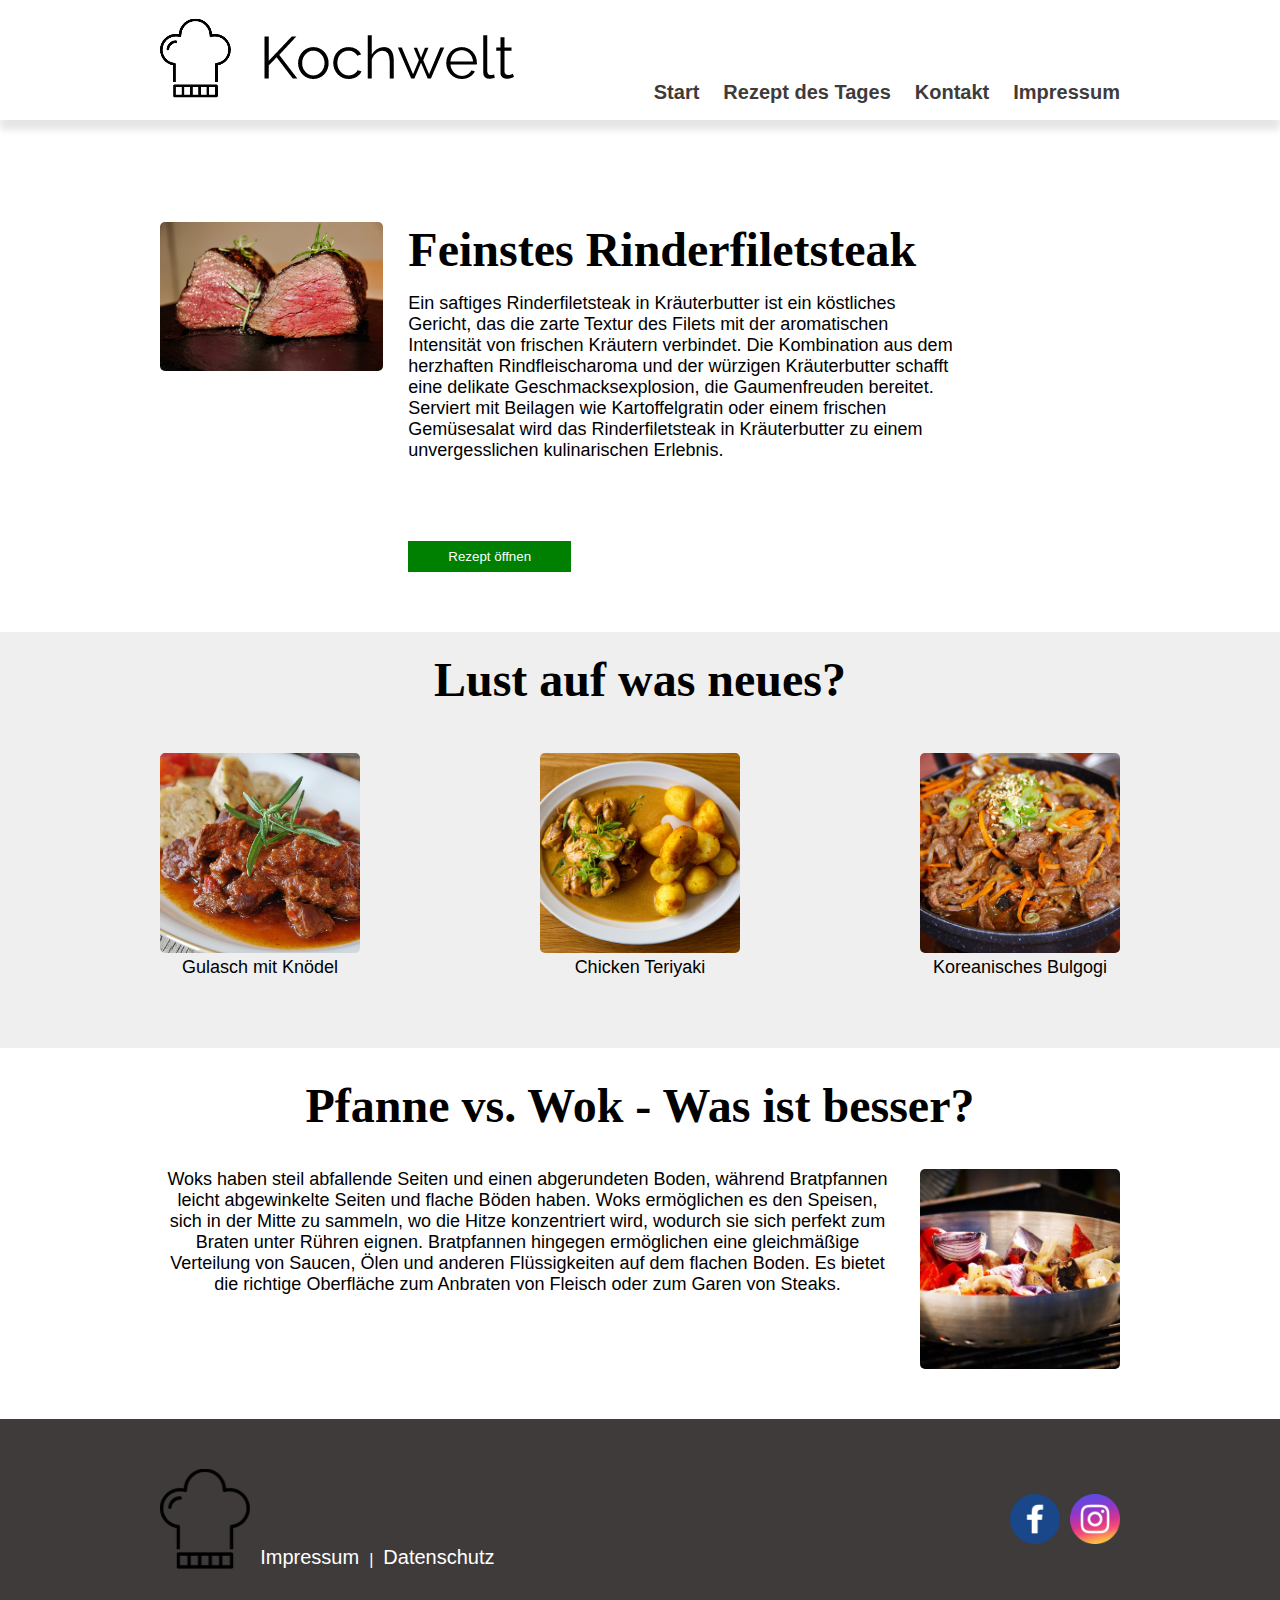
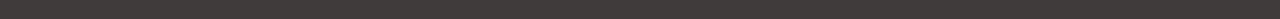
<file: index.html>
<!DOCTYPE html>
<html lang="en">
  <head>
    <meta charset="UTF-8" />
    <meta name="viewport" content="width=device-width, initial-scale=1.0" />
    <title>Kochwelt</title>
    <link rel="stylesheet" href="./css/pstyle.css" />
    <link rel="stylesheet" href="./css/head.css" />
    <link rel="stylesheet" href="./css/foot.css" />    
    <script
      type="text/javascript"
      data-cmp-ab="1"
      src="https://cdn.consentmanager.net/delivery/autoblocking/27cb5fc6c1926.js"
      data-cmp-host="c.delivery.consentmanager.net"
      data-cmp-cdn="cdn.consentmanager.net"
      data-cmp-codesrc="0"
    ></script>
    <script src="./js/script.js"></script>
    <link rel="icon" type="image/x-icon" href="./img/logo_small.png" />
  </head>
  <body onload="includeHTML()">
    <header w3-include-html="./templates/header.html"></header>
    <div class="first-section">
      <div class="salad">
        <img src="./img/steak.jpg" />
      </div>
      <div class="salad-text">
        <h1>Feinstes Rinderfiletsteak</h1>
        <p>
          Ein saftiges Rinderfiletsteak in Kräuterbutter ist ein köstliches
          Gericht, das die zarte Textur des Filets mit der aromatischen
          Intensität von frischen Kräutern verbindet. Die Kombination aus dem
          herzhaften Rindfleischaroma und der würzigen Kräuterbutter schafft
          eine delikate Geschmacksexplosion, die Gaumenfreuden bereitet.
          Serviert mit Beilagen wie Kartoffelgratin oder einem frischen
          Gemüsesalat wird das Rinderfiletsteak in Kräuterbutter zu einem
          unvergesslichen kulinarischen Erlebnis.
        </p>
        <a href="./steak.html"><button>Rezept öffnen</button></a>
      </div>
    </div>
    <div class="second-section">
      <h1 class="recipe-section">Lust auf was neues?</h1>
      <div class="recipe">
        <div class="recipe-one">
          <a href="./rezept_gulaschb.html"
            ><img class="img-recipes" src="./img/gulasch.jpg"
          /></a>
          <a href="./rezept_gulaschb.html" class="foodlink"
            ><p>Gulasch mit Knödel</p></a
          >
        </div>
        <div class="recipe-one">
          <a href="./rezept_chicken.html"
            ><img class="img-recipes" src="./img/chicken-teriyaki.jpg"
          /></a>
          <a href="./rezept_chicken.html" class="foodlink"
            ><p>Chicken Teriyaki</p></a
          >
        </div>
        <div class="recipe-one">
          <a href="rezept.html"
            ><img class="img-recipes" src="./img/bulgogi.jpg"
          /></a>
          <a href="rezept.html" class="foodlink"><p>Koreanisches Bulgogi</p></a>
        </div>
      </div>
    </div>
    <div class="third-section">
      <h1 class="wok">Pfanne vs. Wok - Was ist besser?</h1>
      <div class="difference">
        <p>
          Woks haben steil abfallende Seiten und einen abgerundeten Boden,
          während Bratpfannen leicht abgewinkelte Seiten und flache Böden haben.
          Woks ermöglichen es den Speisen, sich in der Mitte zu sammeln, wo die
          Hitze konzentriert wird, wodurch sie sich perfekt zum Braten unter
          Rühren eignen. Bratpfannen hingegen ermöglichen eine gleichmäßige
          Verteilung von Saucen, Ölen und anderen Flüssigkeiten auf dem flachen
          Boden. Es bietet die richtige Oberfläche zum Anbraten von Fleisch oder
          zum Garen von Steaks.
        </p>
        <img src="img/wok.jpg" />
      </div>
    </div>
    <footer w3-include-html="./templates/footer.html"></footer>
  </body>
</html>
</file>
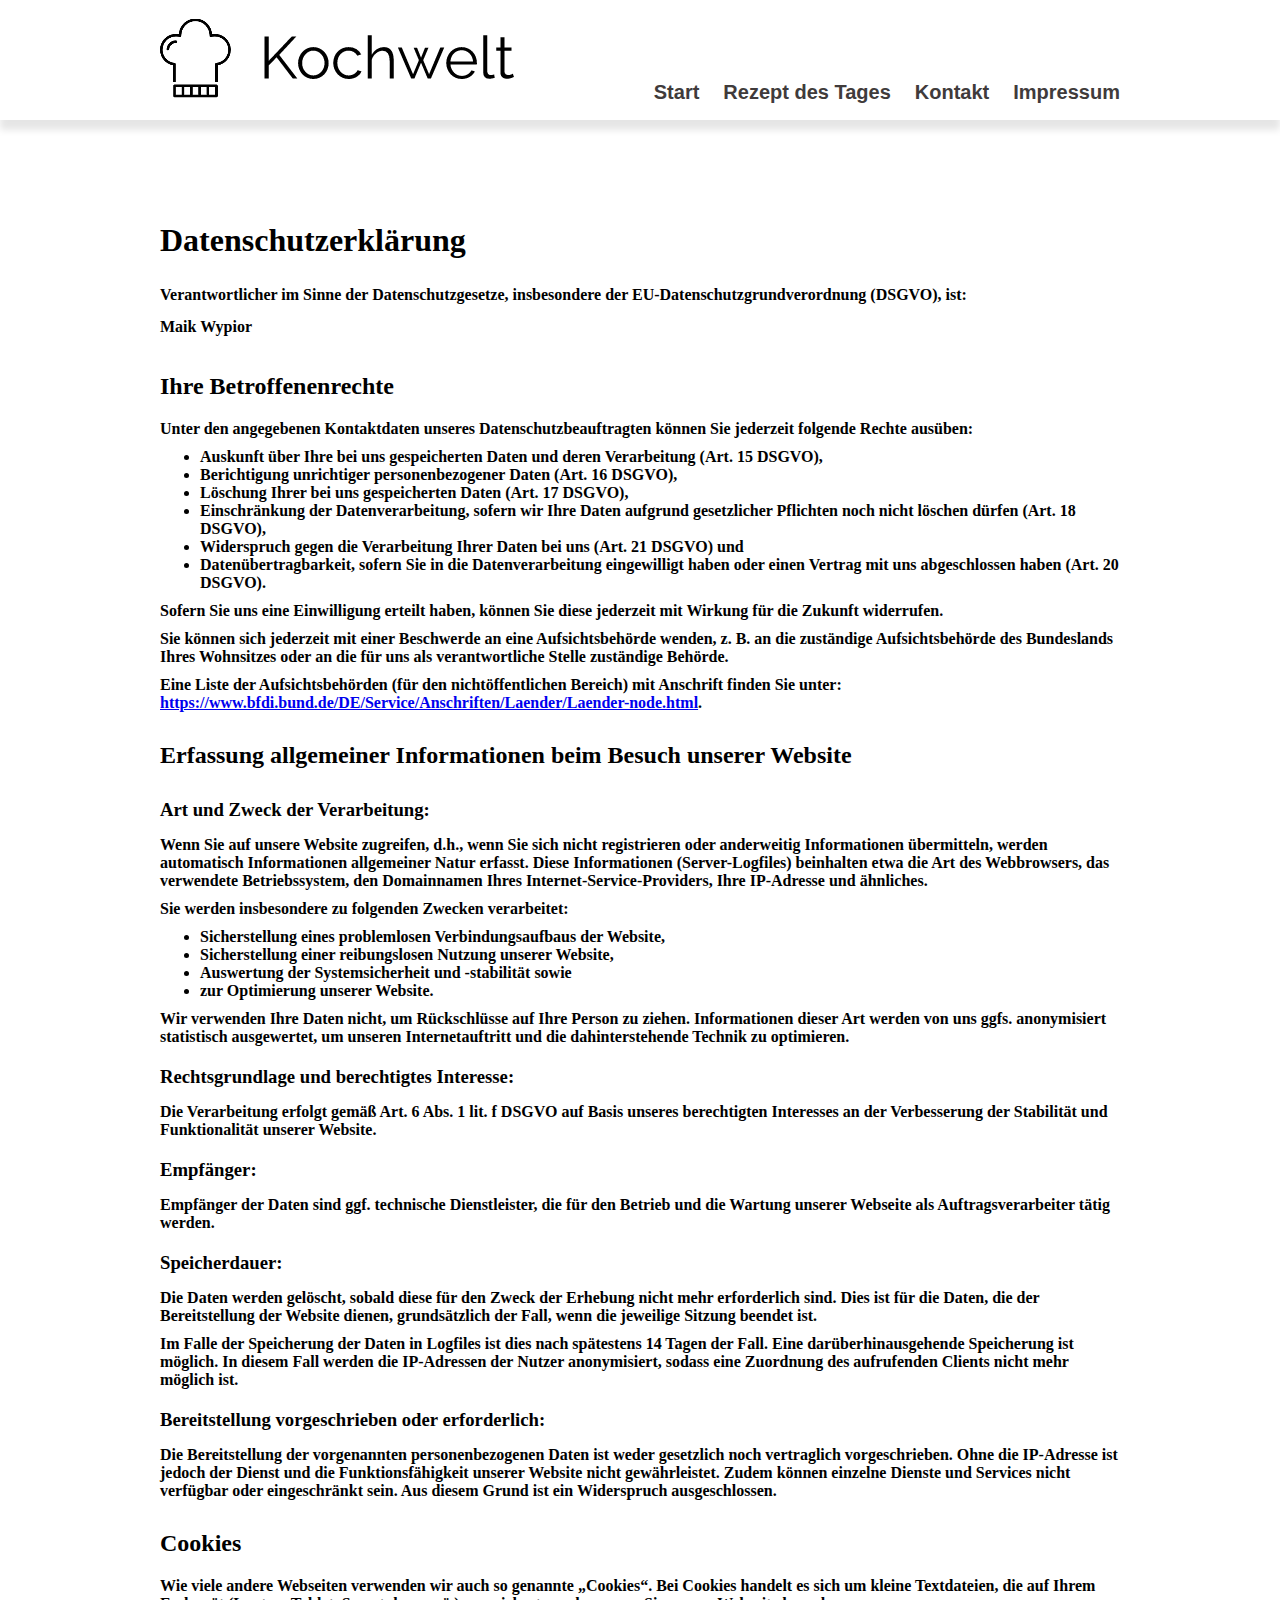
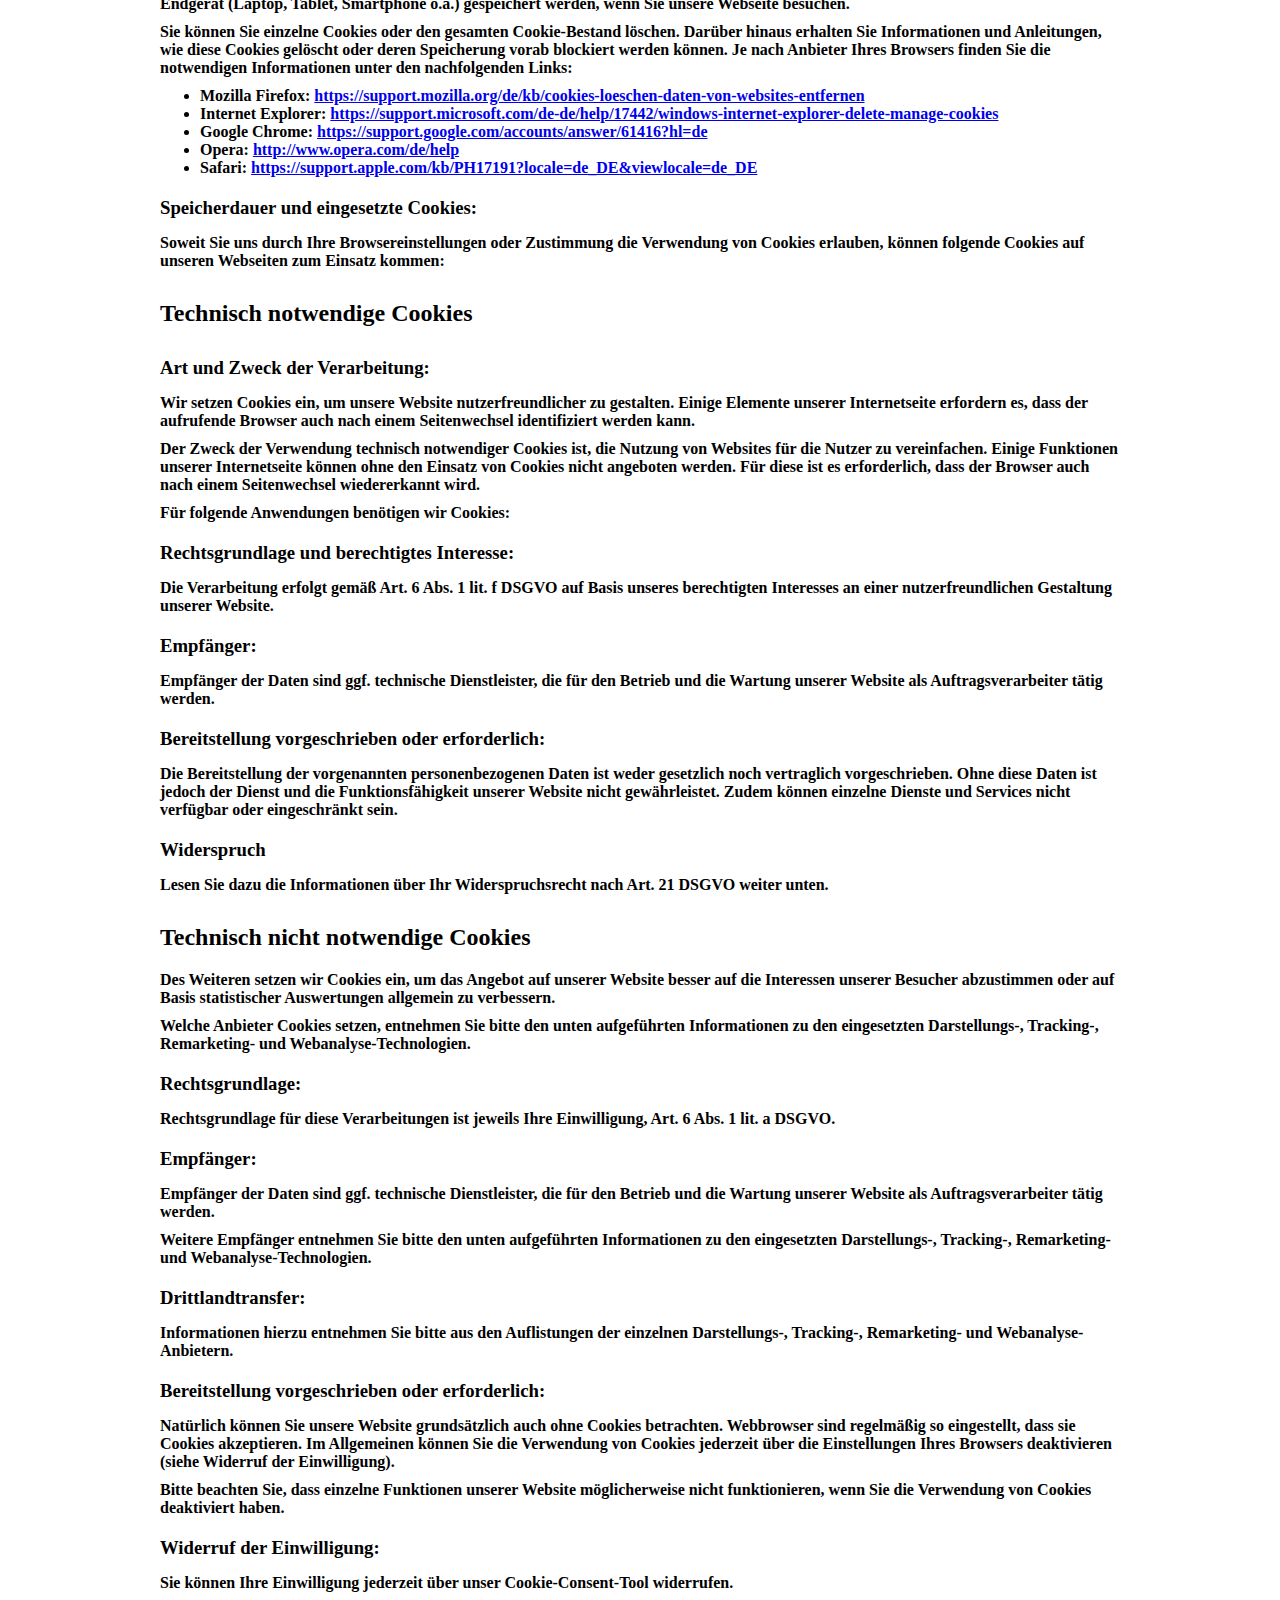
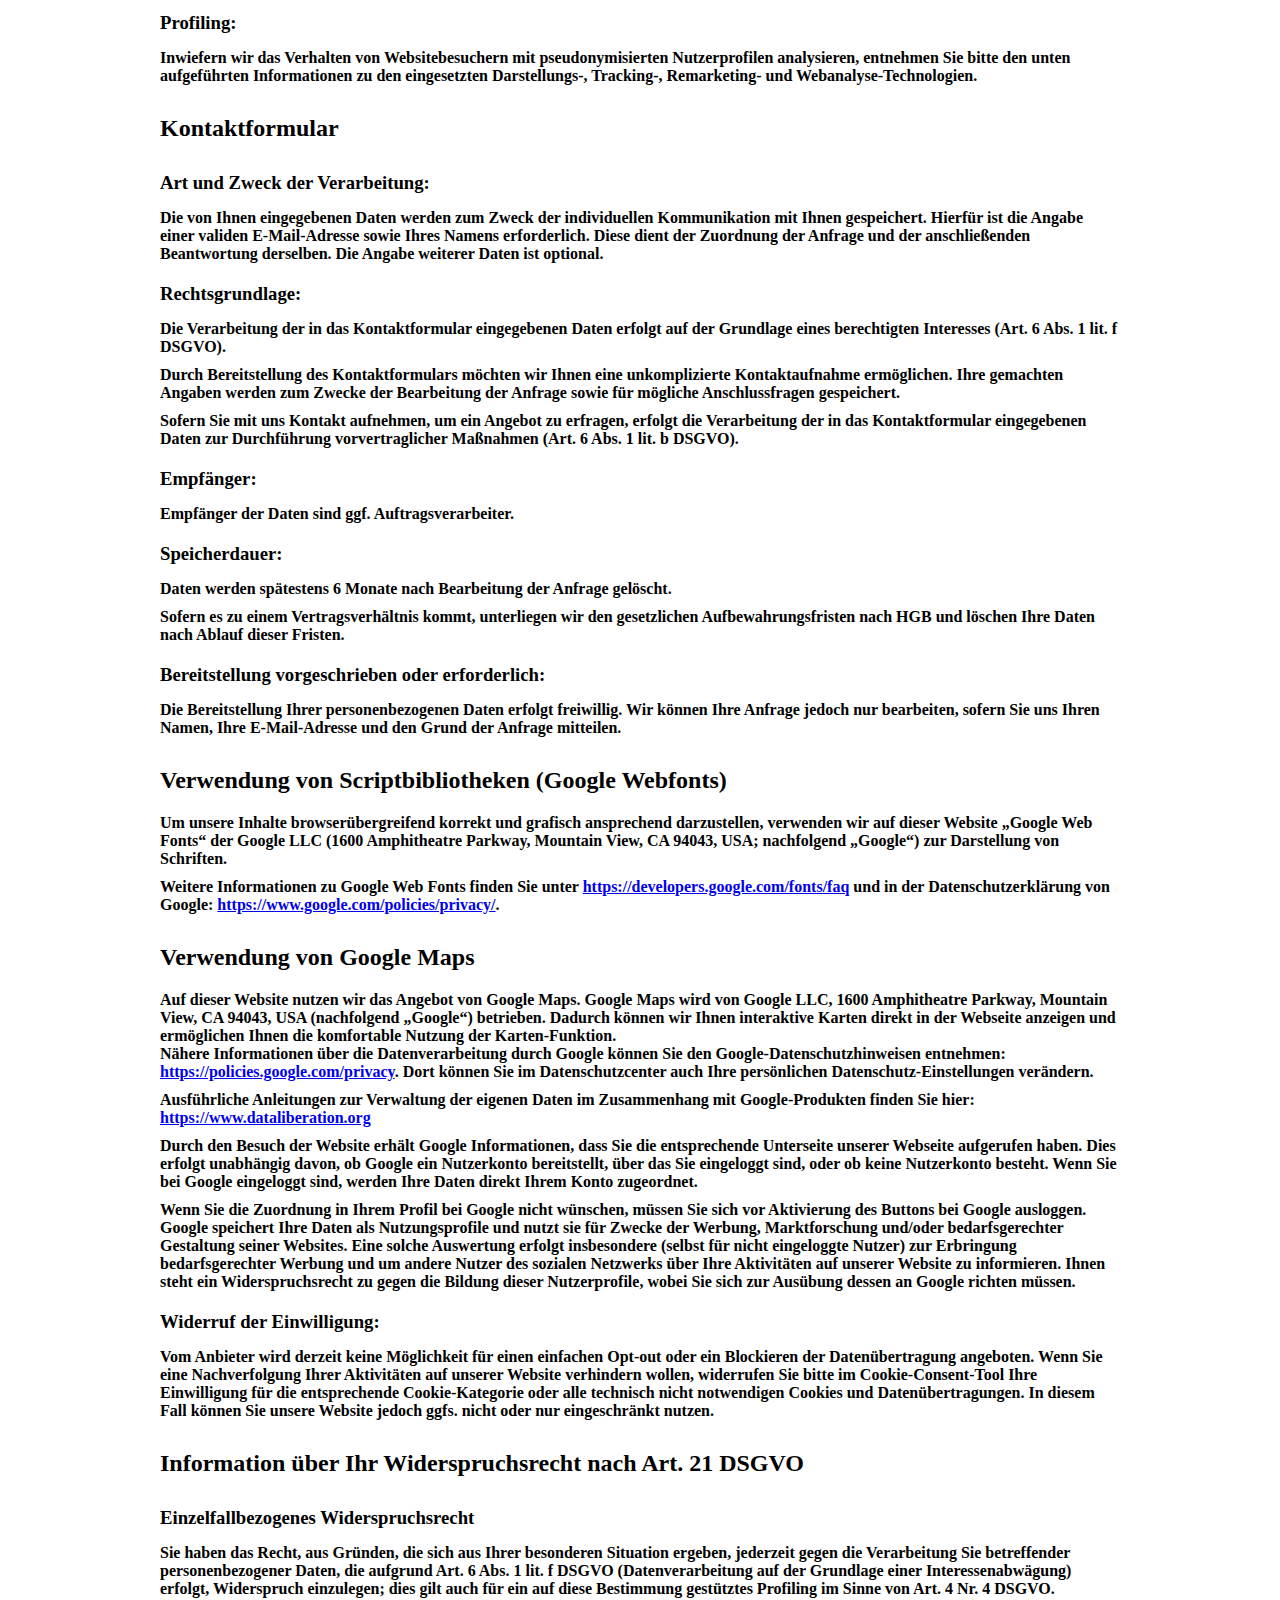
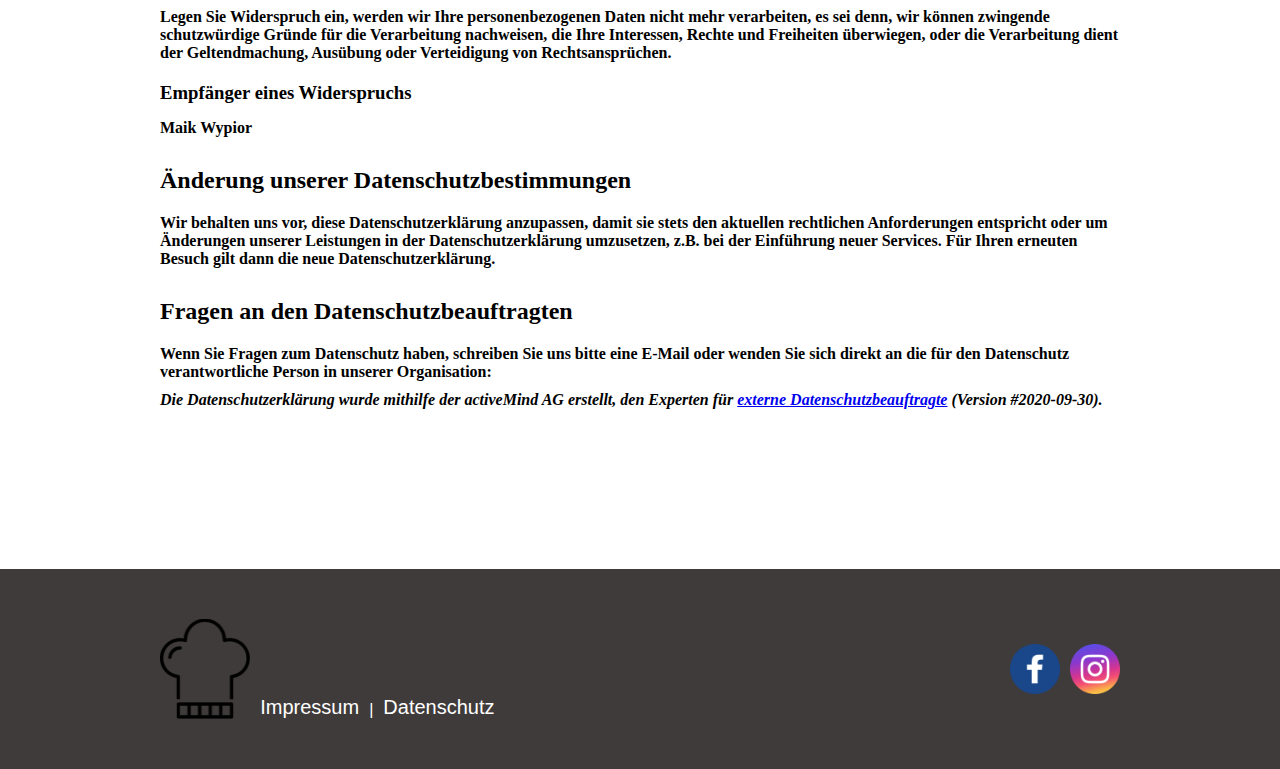
<file: datenschutz.html>
<!DOCTYPE html>
<html lang="en">
  <head>
    <meta charset="UTF-8" />
    <meta name="viewport" content="width=device-width, initial-scale=1.0" />
    <title>Datenschutz</title>
    <link rel="stylesheet" href="./css/datenschutz.css" />
    <link rel="stylesheet" href="./css/foot.css">
    <link rel="stylesheet" href="./css/head.css">
    <script src="./js/script.js"></script>
    <link rel="icon" type="image/x-icon" href="./img/logo_small.png" />
  </head>
  <body onload="includeHTML()">
    <header w3-include-html="./templates/header.html"></header>

    <div class="datenschutzerklärung_content">
      <!--Datenschutzerklärung-->
      <div class="datenschutzerklärung">
        <h1>Datenschutzerklärung</h1>

        <p>
          Verantwortlicher im Sinne der Datenschutzgesetze, insbesondere der
          EU-Datenschutzgrundverordnung (DSGVO), ist:
        </p>
        <p>Maik Wypior</p>
      </div>

      <!--Ihre Betroffenenrechte-->
      <div class="betroffenenrechte">
        <h2>Ihre Betroffenenrechte</h2>

        <p>
          Unter den angegebenen Kontaktdaten unseres Datenschutzbeauftragten
          können Sie jederzeit folgende Rechte ausüben:
        </p>

        <ul>
          <li>
            Auskunft über Ihre bei uns gespeicherten Daten und deren
            Verarbeitung (Art. 15 DSGVO),
          </li>
          <li>
            Berichtigung unrichtiger personenbezogener Daten (Art. 16 DSGVO),
          </li>
          <li>Löschung Ihrer bei uns gespeicherten Daten (Art. 17 DSGVO),</li>
          <li>
            Einschränkung der Datenverarbeitung, sofern wir Ihre Daten aufgrund
            gesetzlicher Pflichten noch nicht löschen dürfen (Art. 18 DSGVO),
          </li>
          <li>
            Widerspruch gegen die Verarbeitung Ihrer Daten bei uns (Art. 21
            DSGVO) und
          </li>
          <li>
            Datenübertragbarkeit, sofern Sie in die Datenverarbeitung
            eingewilligt haben oder einen Vertrag mit uns abgeschlossen haben
            (Art. 20 DSGVO).
          </li>
        </ul>

        <p>
          Sofern Sie uns eine Einwilligung erteilt haben, können Sie diese
          jederzeit mit Wirkung für die Zukunft widerrufen.
        </p>
        <p>
          Sie können sich jederzeit mit einer Beschwerde an eine
          Aufsichtsbehörde wenden, z. B. an die zuständige Aufsichtsbehörde des
          Bundeslands Ihres Wohnsitzes oder an die für uns als verantwortliche
          Stelle zuständige Behörde.
        </p>
        <p>
          Eine Liste der Aufsichtsbehörden (für den nichtöffentlichen Bereich)
          mit Anschrift finden Sie unter:
          <a
            href="https://www.bfdi.bund.de/DE/Service/Anschriften/Laender/Laender-node.html"
            target="_blank"
            rel="noopener nofollow"
            >https://www.bfdi.bund.de/DE/Service/Anschriften/Laender/Laender-node.html</a
          >.
        </p>
      </div>

      <!--Erfassung allgemeiner Informationen beim Besuch unserer Website-->
      <div class="allgemeine_information">
        <h2>Erfassung allgemeiner Informationen beim Besuch unserer Website</h2>

        <h3>Art und Zweck der Verarbeitung:</h3>

        <p>
          Wenn Sie auf unsere Website zugreifen, d.h., wenn Sie sich nicht
          registrieren oder anderweitig Informationen übermitteln, werden
          automatisch Informationen allgemeiner Natur erfasst. Diese
          Informationen (Server-Logfiles) beinhalten etwa die Art des
          Webbrowsers, das verwendete Betriebssystem, den Domainnamen Ihres
          Internet-Service-Providers, Ihre IP-Adresse und ähnliches.
        </p>
        <p>Sie werden insbesondere zu folgenden Zwecken verarbeitet:</p>

        <ul>
          <li>
            Sicherstellung eines problemlosen Verbindungsaufbaus der Website,
          </li>
          <li>Sicherstellung einer reibungslosen Nutzung unserer Website,</li>
          <li>Auswertung der Systemsicherheit und -stabilität sowie</li>
          <li>zur Optimierung unserer Website.</li>
        </ul>

        <p>
          Wir verwenden Ihre Daten nicht, um Rückschlüsse auf Ihre Person zu
          ziehen. Informationen dieser Art werden von uns ggfs. anonymisiert
          statistisch ausgewertet, um unseren Internetauftritt und die
          dahinterstehende Technik zu optimieren.
        </p>

        <h3>Rechtsgrundlage und berechtigtes Interesse:</h3>

        <p>
          Die Verarbeitung erfolgt gemäß Art. 6 Abs. 1 lit. f DSGVO auf Basis
          unseres berechtigten Interesses an der Verbesserung der Stabilität und
          Funktionalität unserer Website.
        </p>

        <h3>Empfänger:</h3>

        <p>
          Empfänger der Daten sind ggf. technische Dienstleister, die für den
          Betrieb und die Wartung unserer Webseite als Auftragsverarbeiter tätig
          werden.
        </p>

        <h3>Speicherdauer:</h3>

        <p>
          Die Daten werden gelöscht, sobald diese für den Zweck der Erhebung
          nicht mehr erforderlich sind. Dies ist für die Daten, die der
          Bereitstellung der Website dienen, grundsätzlich der Fall, wenn die
          jeweilige Sitzung beendet ist.
        </p>
        <p>
          Im Falle der Speicherung der Daten in Logfiles ist dies nach
          spätestens 14 Tagen der Fall. Eine darüberhinausgehende Speicherung
          ist möglich. In diesem Fall werden die IP-Adressen der Nutzer
          anonymisiert, sodass eine Zuordnung des aufrufenden Clients nicht mehr
          möglich ist.
        </p>

        <h3>Bereitstellung vorgeschrieben oder erforderlich:</h3>

        <p>
          Die Bereitstellung der vorgenannten personenbezogenen Daten ist weder
          gesetzlich noch vertraglich vorgeschrieben. Ohne die IP-Adresse ist
          jedoch der Dienst und die Funktionsfähigkeit unserer Website nicht
          gewährleistet. Zudem können einzelne Dienste und Services nicht
          verfügbar oder eingeschränkt sein. Aus diesem Grund ist ein
          Widerspruch ausgeschlossen.
        </p>
      </div>

      <!--Cookies-->
      <div class="cookies">
        <h2>Cookies</h2>

        <p>
          Wie viele andere Webseiten verwenden wir auch so genannte „Cookies“.
          Bei Cookies handelt es sich um kleine Textdateien, die auf Ihrem
          Endgerät (Laptop, Tablet, Smartphone o.ä.) gespeichert werden, wenn
          Sie unsere Webseite besuchen.
        </p>
        <p>
          Sie können Sie einzelne Cookies oder den gesamten Cookie-Bestand
          löschen. Darüber hinaus erhalten Sie Informationen und Anleitungen,
          wie diese Cookies gelöscht oder deren Speicherung vorab blockiert
          werden können. Je nach Anbieter Ihres Browsers finden Sie die
          notwendigen Informationen unter den nachfolgenden Links:
        </p>

        <ul>
          <li>
            Mozilla Firefox:
            <a
              href="https://support.mozilla.org/de/kb/cookies-loeschen-daten-von-websites-entfernen"
              target="_blank"
              rel="nofollow noopener"
              >https://support.mozilla.org/de/kb/cookies-loeschen-daten-von-websites-entfernen</a
            >
          </li>
          <li>
            Internet Explorer:
            <a
              href="https://support.microsoft.com/de-de/help/17442/windows-internet-explorer-delete-manage-cookies"
              target="_blank"
              rel="nofollow noopener"
              >https://support.microsoft.com/de-de/help/17442/windows-internet-explorer-delete-manage-cookies</a
            >
          </li>
          <li>
            Google Chrome:
            <a
              href="https://support.google.com/accounts/answer/61416?hl=de"
              target="_blank"
              rel="nofollow noopener"
              >https://support.google.com/accounts/answer/61416?hl=de</a
            >
          </li>
          <li>
            Opera:
            <a
              href="http://www.opera.com/de/help"
              target="_blank"
              rel="nofollow noopener"
              >http://www.opera.com/de/help</a
            >
          </li>
          <li>
            Safari:
            <a
              href="https://support.apple.com/kb/PH17191?locale=de_DE&viewlocale=de_DE"
              target="_blank"
              rel="nofollow noopener"
              >https://support.apple.com/kb/PH17191?locale=de_DE&viewlocale=de_DE</a
            >
          </li>
        </ul>

        <h3>Speicherdauer und eingesetzte Cookies:</h3>

        <p>
          Soweit Sie uns durch Ihre Browsereinstellungen oder Zustimmung die
          Verwendung von Cookies erlauben, können folgende Cookies auf unseren
          Webseiten zum Einsatz kommen:
        </p>

        <h2>Technisch notwendige Cookies</h2>

        <h3>Art und Zweck der Verarbeitung:</h3>

        <p>
          Wir setzen Cookies ein, um unsere Website nutzerfreundlicher zu
          gestalten. Einige Elemente unserer Internetseite erfordern es, dass
          der aufrufende Browser auch nach einem Seitenwechsel identifiziert
          werden kann.
        </p>
        <p>
          Der Zweck der Verwendung technisch notwendiger Cookies ist, die
          Nutzung von Websites für die Nutzer zu vereinfachen. Einige Funktionen
          unserer Internetseite können ohne den Einsatz von Cookies nicht
          angeboten werden. Für diese ist es erforderlich, dass der Browser auch
          nach einem Seitenwechsel wiedererkannt wird.
        </p>
        <p>Für folgende Anwendungen benötigen wir Cookies:</p>

        <h3>Rechtsgrundlage und berechtigtes Interesse:</h3>

        <p>
          Die Verarbeitung erfolgt gemäß Art. 6 Abs. 1 lit. f DSGVO auf Basis
          unseres berechtigten Interesses an einer nutzerfreundlichen Gestaltung
          unserer Website.
        </p>

        <h3>Empfänger:</h3>

        <p>
          Empfänger der Daten sind ggf. technische Dienstleister, die für den
          Betrieb und die Wartung unserer Website als Auftragsverarbeiter tätig
          werden.
        </p>

        <h3>Bereitstellung vorgeschrieben oder erforderlich:</h3>

        <p>
          Die Bereitstellung der vorgenannten personenbezogenen Daten ist weder
          gesetzlich noch vertraglich vorgeschrieben. Ohne diese Daten ist
          jedoch der Dienst und die Funktionsfähigkeit unserer Website nicht
          gewährleistet. Zudem können einzelne Dienste und Services nicht
          verfügbar oder eingeschränkt sein.
        </p>

        <h3>Widerspruch</h3>

        <p>
          Lesen Sie dazu die Informationen über Ihr Widerspruchsrecht nach Art.
          21 DSGVO weiter unten.
        </p>

        <h2>Technisch nicht notwendige Cookies</h2>

        <p>
          Des Weiteren setzen wir Cookies ein, um das Angebot auf unserer
          Website besser auf die Interessen unserer Besucher abzustimmen oder
          auf Basis statistischer Auswertungen allgemein zu verbessern.
        </p>
        <p>
          Welche Anbieter Cookies setzen, entnehmen Sie bitte den unten
          aufgeführten Informationen zu den eingesetzten Darstellungs-,
          Tracking-, Remarketing- und Webanalyse-Technologien.
        </p>

        <h3>Rechtsgrundlage:</h3>
        <p>
          Rechtsgrundlage für diese Verarbeitungen ist jeweils Ihre
          Einwilligung, Art. 6 Abs. 1 lit. a DSGVO.
        </p>

        <h3>Empfänger:</h3>

        <p>
          Empfänger der Daten sind ggf. technische Dienstleister, die für den
          Betrieb und die Wartung unserer Website als Auftragsverarbeiter tätig
          werden.
        </p>
        <p>
          Weitere Empfänger entnehmen Sie bitte den unten aufgeführten
          Informationen zu den eingesetzten Darstellungs-, Tracking-,
          Remarketing- und Webanalyse-Technologien.
        </p>

        <h3>Drittlandtransfer:</h3>

        <p>
          Informationen hierzu entnehmen Sie bitte aus den Auflistungen der
          einzelnen Darstellungs-, Tracking-, Remarketing- und
          Webanalyse-Anbietern.
        </p>

        <h3>Bereitstellung vorgeschrieben oder erforderlich:</h3>

        <p>
          Natürlich können Sie unsere Website grundsätzlich auch ohne Cookies
          betrachten. Webbrowser sind regelmäßig so eingestellt, dass sie
          Cookies akzeptieren. Im Allgemeinen können Sie die Verwendung von
          Cookies jederzeit über die Einstellungen Ihres Browsers deaktivieren
          (siehe Widerruf der Einwilligung).
        </p>
        <p>
          Bitte beachten Sie, dass einzelne Funktionen unserer Website
          möglicherweise nicht funktionieren, wenn Sie die Verwendung von
          Cookies deaktiviert haben.
        </p>

        <h3>Widerruf der Einwilligung:</h3>

        <p>
          Sie können Ihre Einwilligung jederzeit über unser Cookie-Consent-Tool
          widerrufen.
        </p>

        <h3>Profiling:</h3>

        <p>
          Inwiefern wir das Verhalten von Websitebesuchern mit pseudonymisierten
          Nutzerprofilen analysieren, entnehmen Sie bitte den unten aufgeführten
          Informationen zu den eingesetzten Darstellungs-, Tracking-,
          Remarketing- und Webanalyse-Technologien.
        </p>
      </div>

      <!--Kontaktformular-->
      <div class="kontakt">
        <h2>Kontaktformular</h2>

        <h3>Art und Zweck der Verarbeitung:</h3>

        <p>
          Die von Ihnen eingegebenen Daten werden zum Zweck der individuellen
          Kommunikation mit Ihnen gespeichert. Hierfür ist die Angabe einer
          validen E-Mail-Adresse sowie Ihres Namens erforderlich. Diese dient
          der Zuordnung der Anfrage und der anschließenden Beantwortung
          derselben. Die Angabe weiterer Daten ist optional.
        </p>

        <h3>Rechtsgrundlage:</h3>

        <p>
          Die Verarbeitung der in das Kontaktformular eingegebenen Daten erfolgt
          auf der Grundlage eines berechtigten Interesses (Art. 6 Abs. 1 lit. f
          DSGVO).
        </p>
        <p>
          Durch Bereitstellung des Kontaktformulars möchten wir Ihnen eine
          unkomplizierte Kontaktaufnahme ermöglichen. Ihre gemachten Angaben
          werden zum Zwecke der Bearbeitung der Anfrage sowie für mögliche
          Anschlussfragen gespeichert.
        </p>
        <p>
          Sofern Sie mit uns Kontakt aufnehmen, um ein Angebot zu erfragen,
          erfolgt die Verarbeitung der in das Kontaktformular eingegebenen Daten
          zur Durchführung vorvertraglicher Maßnahmen (Art. 6 Abs. 1 lit. b
          DSGVO).
        </p>

        <h3>Empfänger:</h3>

        <p>Empfänger der Daten sind ggf. Auftragsverarbeiter.</p>

        <h3>Speicherdauer:</h3>

        <p>
          Daten werden spätestens 6 Monate nach Bearbeitung der Anfrage
          gelöscht.
        </p>
        <p>
          Sofern es zu einem Vertragsverhältnis kommt, unterliegen wir den
          gesetzlichen Aufbewahrungsfristen nach HGB und löschen Ihre Daten nach
          Ablauf dieser Fristen.
        </p>

        <h3>Bereitstellung vorgeschrieben oder erforderlich:</h3>

        <p>
          Die Bereitstellung Ihrer personenbezogenen Daten erfolgt freiwillig.
          Wir können Ihre Anfrage jedoch nur bearbeiten, sofern Sie uns Ihren
          Namen, Ihre E-Mail-Adresse und den Grund der Anfrage mitteilen.
        </p>
      </div>

      <!--Webfonts-->
      <div class="webfonts">
        <h2>Verwendung von Scriptbibliotheken (Google Webfonts)</h2>

        <p>
          Um unsere Inhalte browserübergreifend korrekt und grafisch ansprechend
          darzustellen, verwenden wir auf dieser Website „Google Web Fonts“ der
          Google LLC (1600 Amphitheatre Parkway, Mountain View, CA 94043, USA;
          nachfolgend „Google“) zur Darstellung von Schriften.
        </p>
        <p>
          Weitere Informationen zu Google Web Fonts finden Sie unter
          <a
            href="https://developers.google.com/fonts/faq"
            rel="noopener nofollow"
            target="_blank"
            >https://developers.google.com/fonts/faq</a
          >
          und in der Datenschutzerklärung von Google:
          <a
            href="https://www.google.com/policies/privacy/"
            rel="noopener nofollow"
            target="_blank"
            >https://www.google.com/policies/privacy/</a
          >.
        </p>
      </div>

      <!--Google Maps-->
      <div class="google_maps">
        <h2>Verwendung von Google Maps</h2>

        <p>
          Auf dieser Website nutzen wir das Angebot von Google Maps. Google Maps
          wird von Google LLC, 1600 Amphitheatre Parkway, Mountain View, CA
          94043, USA (nachfolgend „Google“) betrieben. Dadurch können wir Ihnen
          interaktive Karten direkt in der Webseite anzeigen und ermöglichen
          Ihnen die komfortable Nutzung der Karten-Funktion.<br />Nähere
          Informationen über die Datenverarbeitung durch Google können Sie den
          Google-Datenschutzhinweisen entnehmen:
          <a
            href="https://policies.google.com/privacy"
            rel="noopener nofollow"
            target="_blank"
            >https://policies.google.com/privacy</a
          >. Dort können Sie im Datenschutzcenter auch Ihre persönlichen
          Datenschutz-Einstellungen verändern.
        </p>
        <p>
          Ausführliche Anleitungen zur Verwaltung der eigenen Daten im
          Zusammenhang mit Google-Produkten finden Sie hier:
          <a
            href="https://www.dataliberation.org/"
            rel="noopener nofollow"
            target="_blank"
            >https://www.dataliberation.org</a
          >
        </p>
        <p>
          Durch den Besuch der Website erhält Google Informationen, dass Sie die
          entsprechende Unterseite unserer Webseite aufgerufen haben. Dies
          erfolgt unabhängig davon, ob Google ein Nutzerkonto bereitstellt, über
          das Sie eingeloggt sind, oder ob keine Nutzerkonto besteht. Wenn Sie
          bei Google eingeloggt sind, werden Ihre Daten direkt Ihrem Konto
          zugeordnet.
        </p>
        <p>
          Wenn Sie die Zuordnung in Ihrem Profil bei Google nicht wünschen,
          müssen Sie sich vor Aktivierung des Buttons bei Google ausloggen.
          Google speichert Ihre Daten als Nutzungsprofile und nutzt sie für
          Zwecke der Werbung, Marktforschung und/oder bedarfsgerechter
          Gestaltung seiner Websites. Eine solche Auswertung erfolgt
          insbesondere (selbst für nicht eingeloggte Nutzer) zur Erbringung
          bedarfsgerechter Werbung und um andere Nutzer des sozialen Netzwerks
          über Ihre Aktivitäten auf unserer Website zu informieren. Ihnen steht
          ein Widerspruchsrecht zu gegen die Bildung dieser Nutzerprofile, wobei
          Sie sich zur Ausübung dessen an Google richten müssen.
        </p>

        <h3>Widerruf der Einwilligung:</h3>

        <p>
          Vom Anbieter wird derzeit keine Möglichkeit für einen einfachen
          Opt-out oder ein Blockieren der Datenübertragung angeboten. Wenn Sie
          eine Nachverfolgung Ihrer Aktivitäten auf unserer Website verhindern
          wollen, widerrufen Sie bitte im Cookie-Consent-Tool Ihre Einwilligung
          für die entsprechende Cookie-Kategorie oder alle technisch nicht
          notwendigen Cookies und Datenübertragungen. In diesem Fall können Sie
          unsere Website jedoch ggfs. nicht oder nur eingeschränkt nutzen.
        </p>
      </div>

      <!--Widerspruchsrecht-->
      <div class="widerspruchsrecht">
        <h2>Information über Ihr Widerspruchsrecht nach Art. 21 DSGVO</h2>

        <h3>Einzelfallbezogenes Widerspruchsrecht</h3>

        <p>
          Sie haben das Recht, aus Gründen, die sich aus Ihrer besonderen
          Situation ergeben, jederzeit gegen die Verarbeitung Sie betreffender
          personenbezogener Daten, die aufgrund Art. 6 Abs. 1 lit. f DSGVO
          (Datenverarbeitung auf der Grundlage einer Interessenabwägung)
          erfolgt, Widerspruch einzulegen; dies gilt auch für ein auf diese
          Bestimmung gestütztes Profiling im Sinne von Art. 4 Nr. 4 DSGVO.
        </p>
        <p>
          Legen Sie Widerspruch ein, werden wir Ihre personenbezogenen Daten
          nicht mehr verarbeiten, es sei denn, wir können zwingende
          schutzwürdige Gründe für die Verarbeitung nachweisen, die Ihre
          Interessen, Rechte und Freiheiten überwiegen, oder die Verarbeitung
          dient der Geltendmachung, Ausübung oder Verteidigung von
          Rechtsansprüchen.
        </p>

        <h3>Empfänger eines Widerspruchs</h3>

        <p>Maik Wypior</p>
      </div>

      <!--Datenschutzbestimmung-->
      <div class="datenschutzbestimmung">
        <h2>Änderung unserer Datenschutzbestimmungen</h2>

        <p>
          Wir behalten uns vor, diese Datenschutzerklärung anzupassen, damit sie
          stets den aktuellen rechtlichen Anforderungen entspricht oder um
          Änderungen unserer Leistungen in der Datenschutzerklärung umzusetzen,
          z.B. bei der Einführung neuer Services. Für Ihren erneuten Besuch gilt
          dann die neue Datenschutzerklärung.
        </p>
      </div>

      <!--Datenschutzbeauftragten-->
      <div class="datenschutzbeauftragten">
        <h2>Fragen an den Datenschutzbeauftragten</h2>

        <p>
          Wenn Sie Fragen zum Datenschutz haben, schreiben Sie uns bitte eine
          E-Mail oder wenden Sie sich direkt an die für den Datenschutz
          verantwortliche Person in unserer Organisation:
        </p>
        <p>
          <em
            >Die Datenschutzerklärung wurde mithilfe der activeMind AG erstellt,
            den Experten für
            <a
              href="https://www.activemind.de/datenschutz/datenschutzbeauftragter/"
              target="_blank"
              rel="noopener"
              >externe Datenschutzbeauftragte</a
            >
            (Version #2020-09-30).</em
          >
        </p>
      </div>
    </div>
    <footer w3-include-html="./templates/footer.html"></footer>
  </body>
</html>
</file>
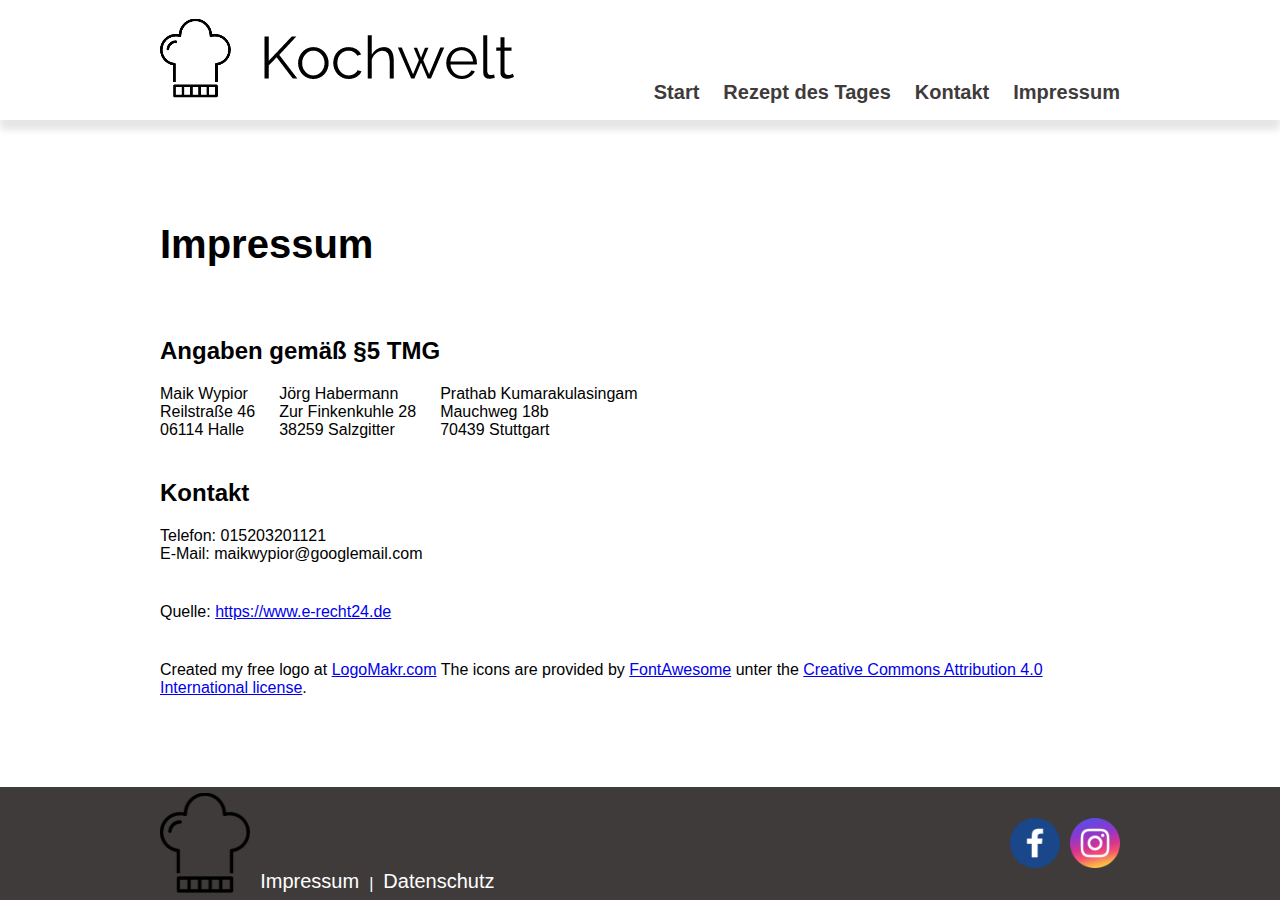
<file: impressum.html>
<!DOCTYPE html>
<html lang="en">
  <head>
    <meta charset="UTF-8" />
    <meta name="viewport" content="width=device-width, initial-scale=1.0" />
    <title>Impressum</title>
    <link rel="stylesheet" href="./css/impressum.css" />
    <link rel="stylesheet" href="./css/foot.css" />
    <link rel="stylesheet" href="./css/head.css" />
    <link rel="icon" type="image/x-icon" href="./img/logo_small.png" />
    <script src="./js/script.js"></script>
  </head>
  <body onload="includeHTML()">
    <div id="maincontainer">
      <header w3-include-html="./templates/header.html"></header>

      <div class="impressum">
        <h1>Impressum</h1>

        <!--Anschrift-->
        <h2>Angaben gemäß §5 TMG</h2>
        <div class="anschrift">
          <p>Maik&nbspWypior<br />Reilstraße&nbsp46<br />06114&nbspHalle</p>
          <p>
            Jörg&nbspHabermann<br />Zur&nbspFinkenkuhle&nbsp28<br />38259&nbspSalzgitter
          </p>
          <p>
            Prathab&nbspKumarakulasingam<br />Mauchweg&nbsp18b<br />70439&nbspStuttgart
          </p>
        </div>

        <!--Kontakt-->
        <div class="kontakt">
          <h2>Kontakt</h2>

          <p>
            Telefon: 015203201121<br />
            E-Mail: maikwypior@googlemail.com
          </p>
          <p>
            Quelle:
            <a href="https://www.e-recht24.de">https://www.e-recht24.de</a>
          </p>
          <p>
            Created my free logo at
            <a href="https://logomakr.com" target="_blank">LogoMakr.com</a>

            The icons are provided by
            <a href="https://fontawesome.com/" rel="nofollow" target="_blank"
              >FontAwesome</a
            >
            unter the
            <a
              href="https://fontawesome.com/license"
              target="_blank"
              rel="nofollow"
              >Creative Commons Attribution 4.0 International license</a
            >.
          </p>
        </div>
      </div>
      <footer w3-include-html="./templates/footer.html"></footer>
    </div>
  </body>
</html>
</file>
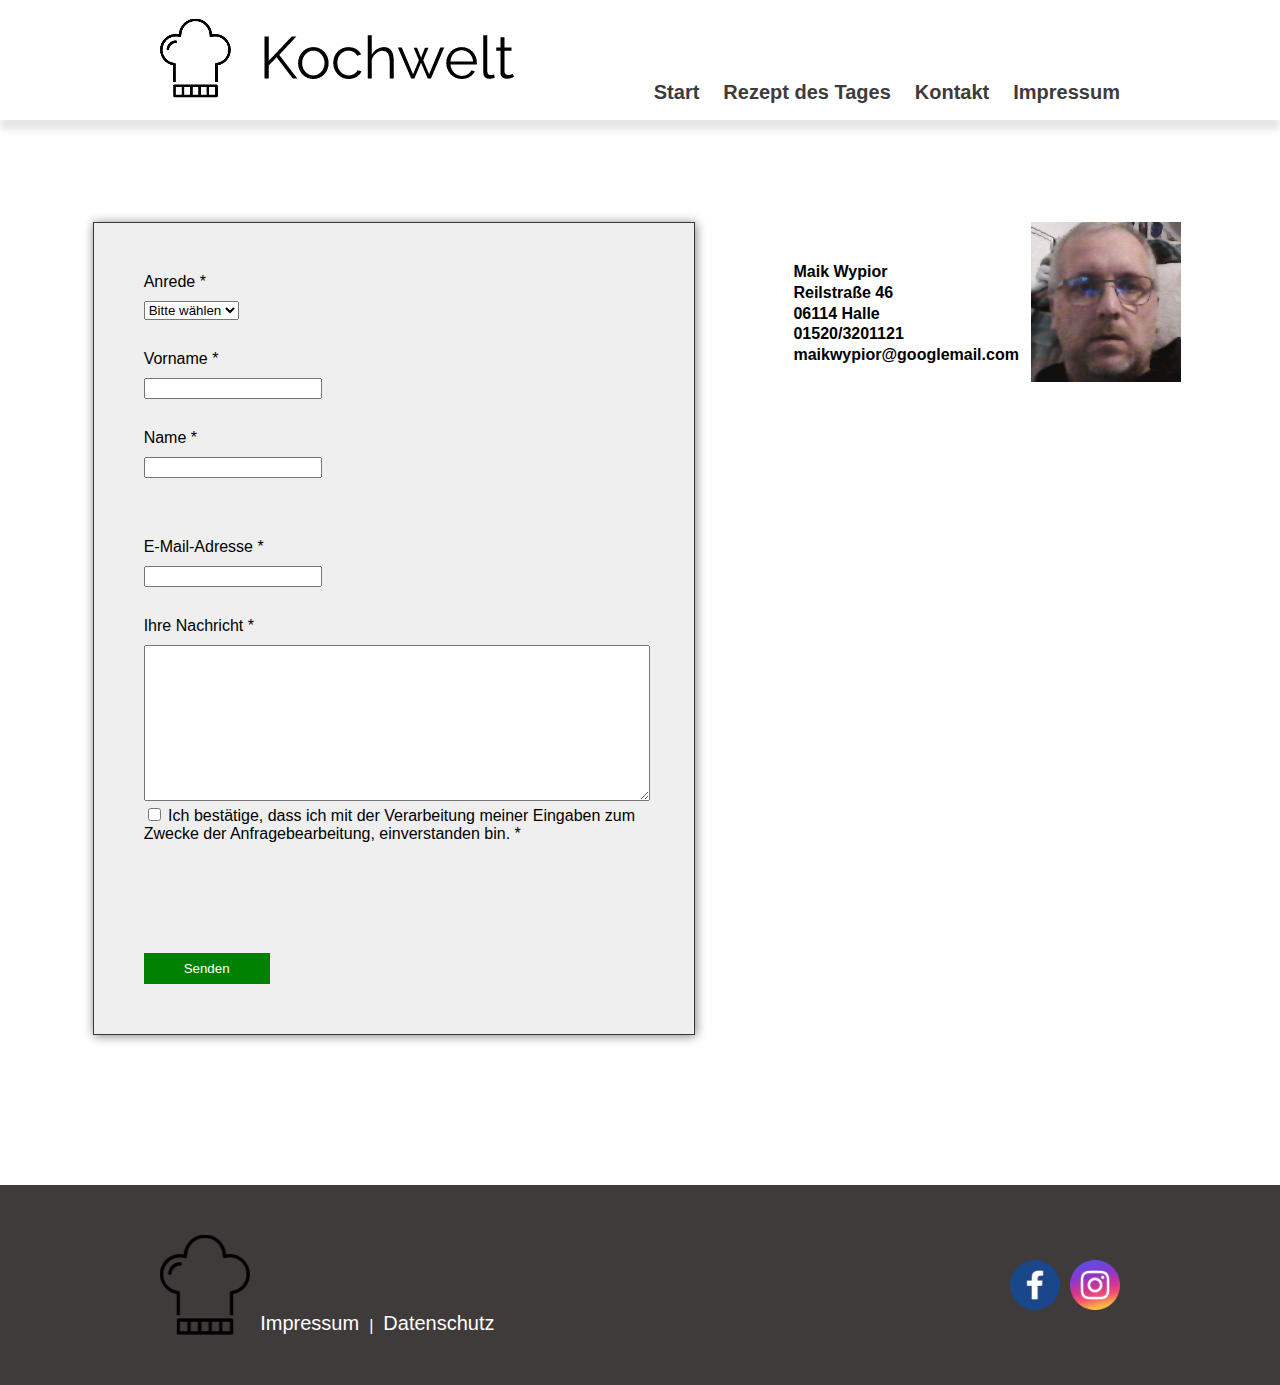
<file: kontakt.html>
<!DOCTYPE html>
<html lang="en">
<head>
    <meta charset="UTF-8">
    <meta name="viewport" content="width=device-width, initial-scale=1.0">
    <title>Kontakt</title>
    <script src="./js/script.js"></script>
    <link rel="stylesheet" href="./css/mstyle.css">
    <link rel="stylesheet" href="./css/head.css">
    <link rel="stylesheet" href="./css/foot.css">
    <link rel="icon" type="image/x-icon" href="./img/logo_small.png" />
</head>
<body onload="includeHTML()">   
<header w3-include-html="./templates/header.html"></header>
<!--Kontakt-->
<div class="kontakt">                                   

    <!--Kontaktformular-->
    <div class="kontaktformular">                       

        <!--Formular / Mail senden-->
        <form onsubmit="sendMail(event)">               

            <!--Anrede-->
            <label class="anrede">Anrede  *</label>     
                
            <div class="geschlecht">
                <select name="geschl">
                    <option value="0">Bitte wählen</option>
                    <option value="männlich">Herr</option>
                    <option value="weiblich">Frau</option>
                </select>
            </div>

            <!--Vorname-->
            <label class="vorname">Vorname  *</label>       

            <div class="vorname_input">
                <input type="text" name="Vorname" required>
            </div>

            <!--Name-->
            <label class="name">Name  *</label>                     

            <div class="name_input">
                <input type="text" name="Name" required>
            </div>

            <!--E-Mail-->
            <label class="email">E-Mail-Adresse  *</label>          

            <div class="email_input">
                <input type="email" name="E-Mail" required>
            </div>

            <!--Betreff-->
            <label class="betreff">Ihre Nachricht *</label>         
            <div class="betreff_textarea">
                <textarea rows="10" name="Nachricht" required></textarea>
            </div>

            <!--Nachricht-->
            <div class="nachricht">                                 
                <label>
                    <input type="checkbox" name="Datenverarbeitung bestätigt" value="Ja" required>
                    Ich bestätige, dass ich mit der Verarbeitung meiner Eingaben zum Zwecke der Anfragebearbeitung, einverstanden bin.  *
                </label>
            </div>

            <!--Button-->
            <button class="button" type="submit">Senden</button>    

        </form>

    </div>

    <!--Anschrift / Anfahrt - Container-->
    <div class="anschrift_anfahrt">                                 

        <div class="foto_anschrift">

            <!--Anschrift-->
            <div class="anschrift">                                 
                <p>Maik Wypior</p>
                <p>Reilstraße 46</p>
                <p>06114 Halle</p>
                <p>01520/3201121</p>
                <p>maikwypior@googlemail.com</p>
            </div>

            <!--Foto-->
            <div class="foto">                                      
                <img class="foto_img" src="./img/foto_kontakt.jpg">
            </div>

        </div>
        <!--Maps-->                                                      
        <iframe src="https://www.google.com/maps/embed?pb=!1m18!1m12!1m3!1d2483.5724746707206!2d11.963899876878765!3d51.50271251104546!2m3!1f0!2f0!3f0!3m2!1i1024!2i768!4f13.1!3m3!1m2!1s0x47a67b5254f83abd%3A0xb84497198269f516!2sReilstra%C3%9Fe%2046%2C%2006114%20Halle%20(Saale)!5e0!3m2!1sde!2sde!4v1700554265841!5m2!1sde!2sde" 
        width="600" height="450" style="border:0;" allowfullscreen="" loading="quick" referrerpolicy="no-referrer-when-downgrade"></iframe>
    
    </div>

</div>
<footer w3-include-html="./templates/footer.html"></footer>
</body>
</html>
</file>
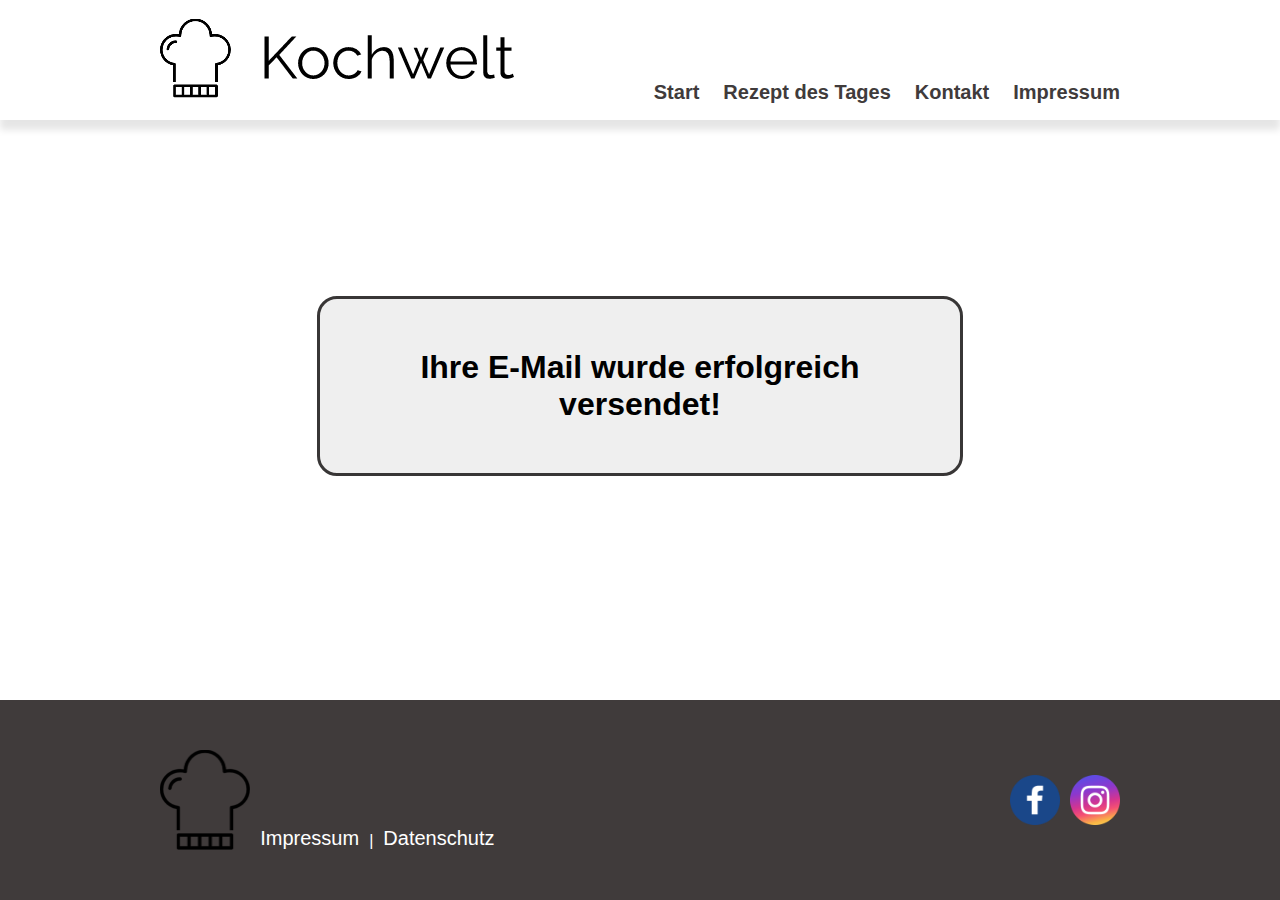
<file: mail_gesendet.html>
<!DOCTYPE html>
<html lang="en">
  <head>
    <meta charset="UTF-8" />
    <meta name="viewport" content="width=device-width, initial-scale=1.0" />
    <title>Mail gesendet!</title>
    <link rel="stylesheet" href="./css/mail_gesendet.css" />
    <link rel="stylesheet" href="./css/head.css" />
    <link rel="stylesheet" href="./css/foot.css" />
    <script src="./js/script.js"></script>
    <link rel="icon" type="image/x-icon" href="./img/logo_small.png" />
  </head>
  <body onload="includeHTML()">
    <div id="maincontainer">
      <header w3-include-html="./templates/header.html"></header>
      <main>
        <div class="mail_gesendet">
          <h1>Ihre E-Mail wurde erfolgreich versendet!</h1>
        </div>
      </main>
      <footer w3-include-html="./templates/footer.html"></footer>
    </div>
  </body>
</html>
</file>
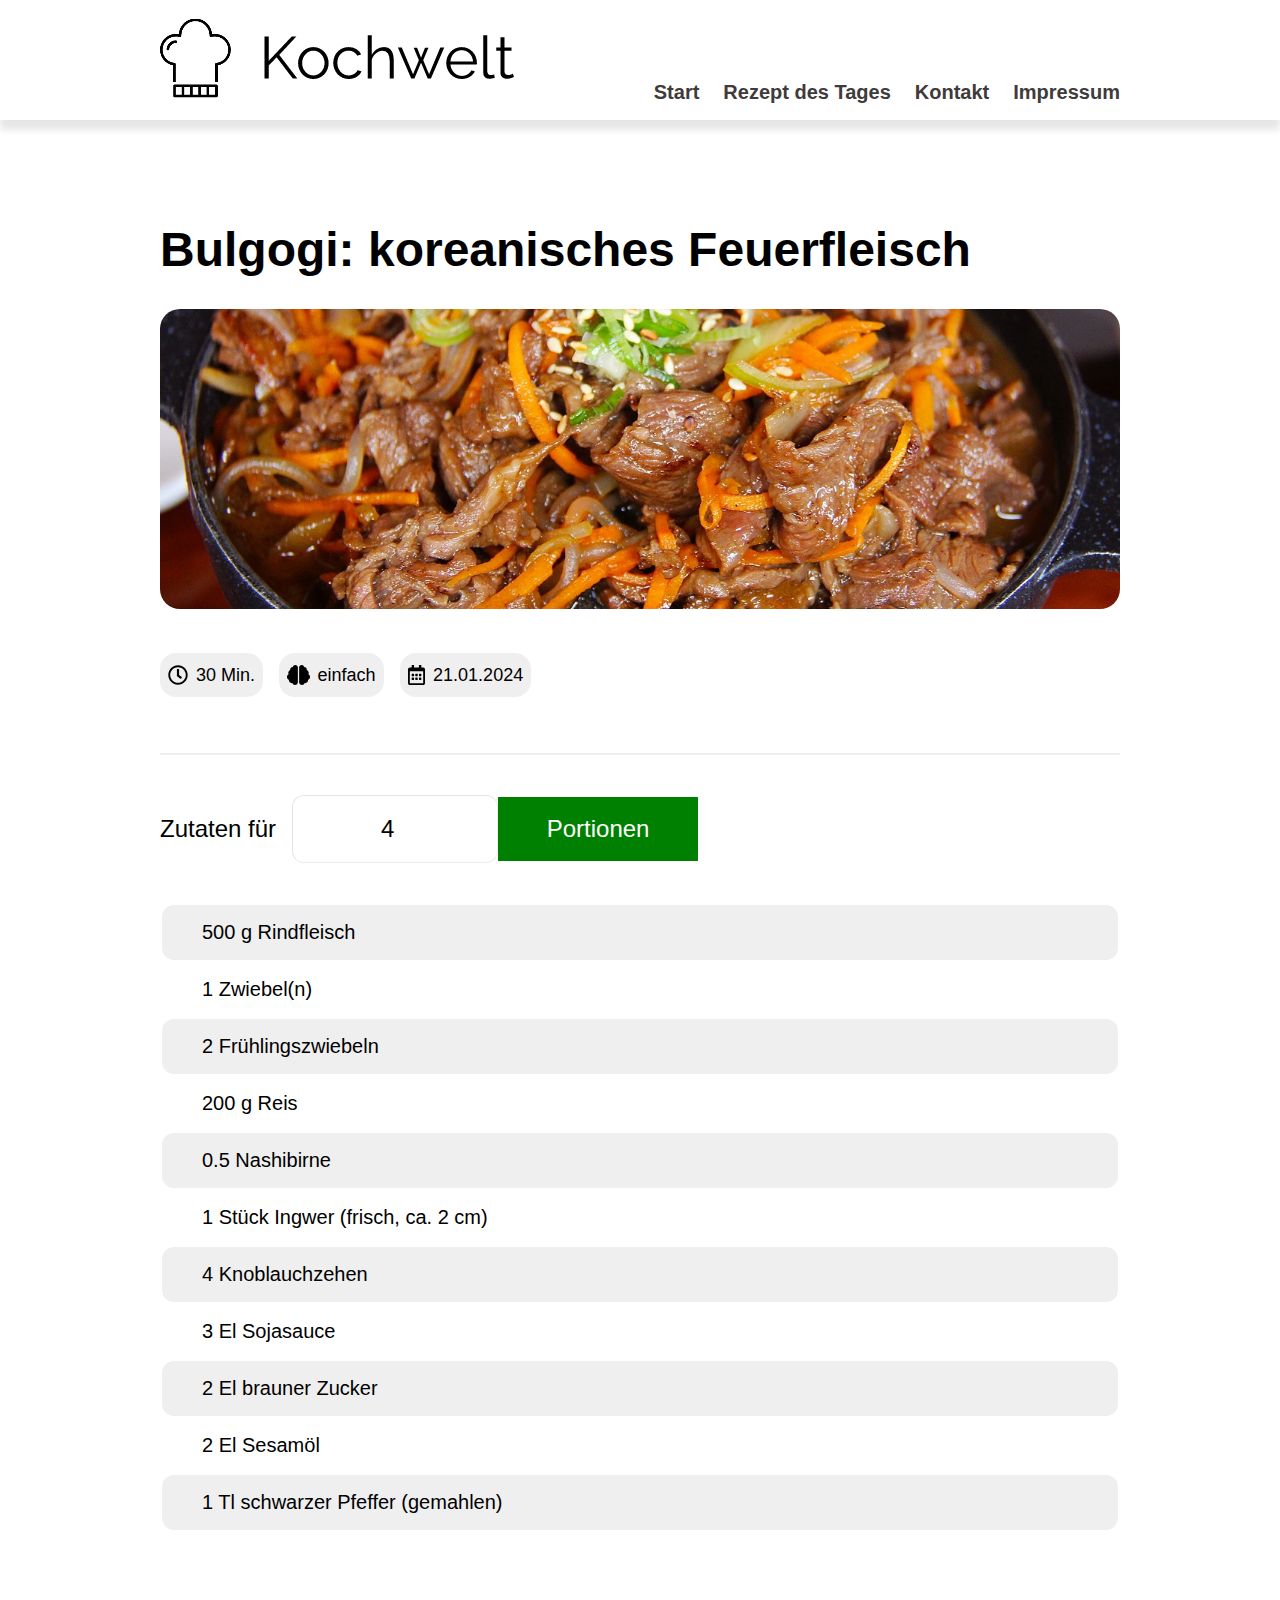
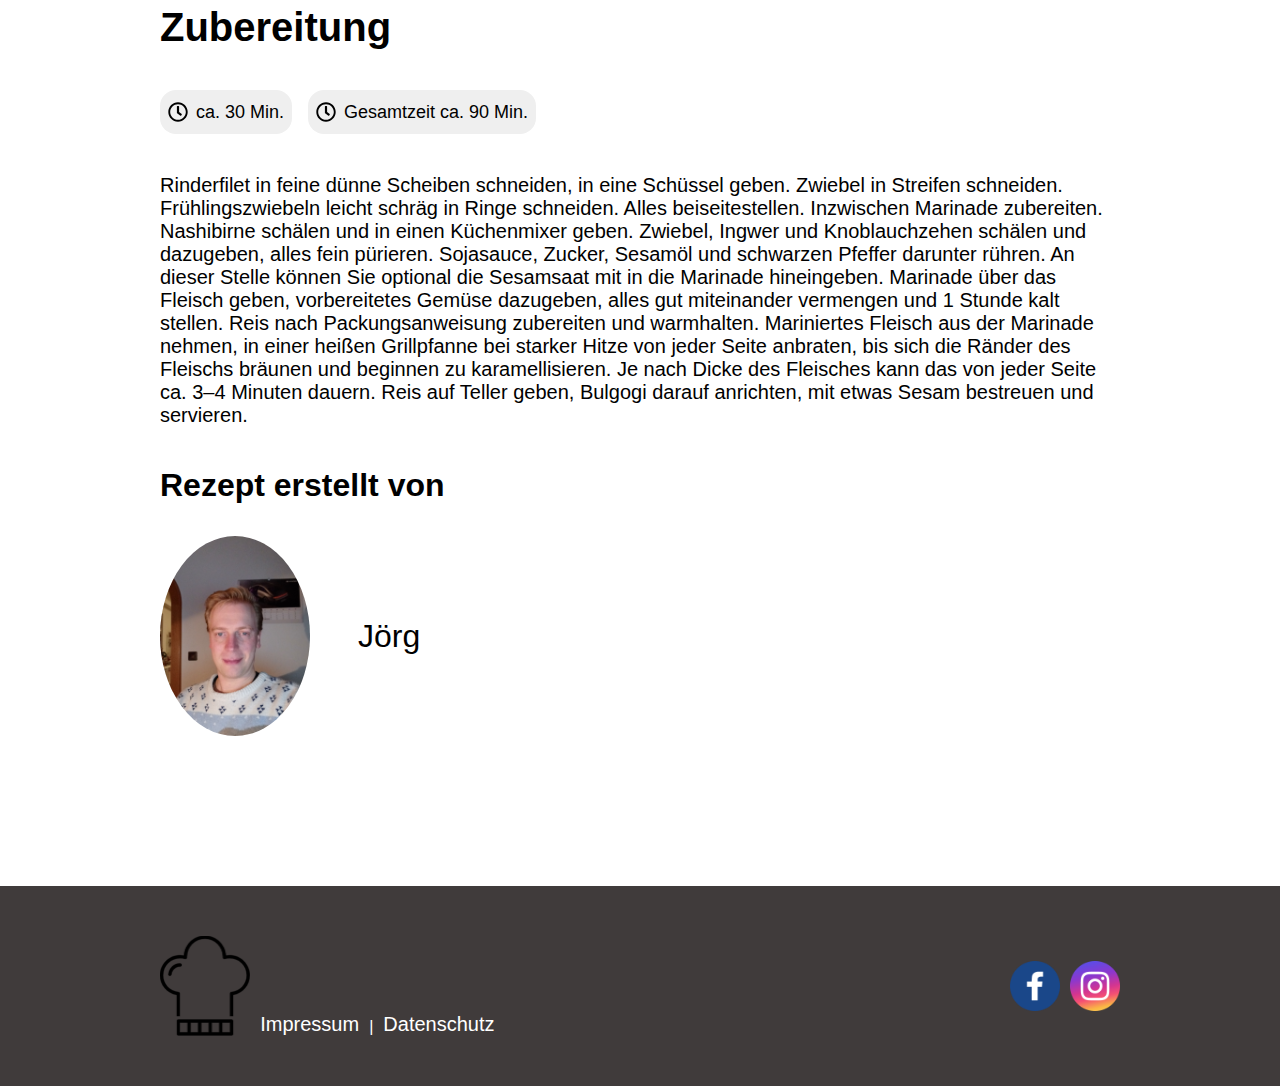
<file: rezept.html>
<!DOCTYPE html>
<html lang="en">
  <head>
    <meta charset="UTF-8" />
    <meta name="viewport" content="width=device-width, initial-scale=1.0" />
    <title>Rezept des Tages</title>
    <link rel="stylesheet" href="./css/rezepte.css" />
    <link rel="stylesheet" href="./css/head.css" />
    <link rel="stylesheet" href="./css/foot.css" />
    <script src="./js/bulgogi.js"></script>
    <link rel="icon" type="image/x-icon" href="./img/logo_small.png" />
  </head>
  <body onload="includeHTML(); loadItems()">
    <header w3-include-html="./templates/header.html"></header>
    <section>
      <h1>Bulgogi: koreanisches Feuerfleisch</h1>
      <img id="mainpic" src="./img/bulgogi.jpg" alt="Bulgogibild" />
      <div class="miniboxcontainer">
        <div class="minibox">
          <img src="./img/clock-regular.svg" alt="Uhricon" />
          <span>30&nbspMin.</span>
        </div>
        <div class="minibox">
          <img src="./img/brain-solid.svg" alt="Gehirnicon" />
          <span>einfach</span>
        </div>
        <div class="minibox">
          <img src="./img/calendar-alt-regular.svg" alt="Kalendericon" />
          <span>21.01.2024</span>
        </div>
      </div>
      <div class="divider"></div>
    </section>
    <main>
      <div id="portionencontainer">
        <form onsubmit="event.preventDefault()">
          <label for="portionen">Zutaten für</label>
          <input
            id="portionen"
            min="1"
            max="20"
            type="number"
            step="1"
            value="4"
            required
          />
          <button type="submit" onclick="calcItems()" class="kbutton">
            Portionen
          </button>
        </form>
      </div>
      <table>
        <tbody id="itemtable"></tbody>
      </table>
    </main>
    <section>
      <h2>Zubereitung</h2>
      <div class="miniboxcontainer">
        <div class="minibox">
          <img src="./img/clock-regular.svg" alt="Uhricon" />
          <span>ca.&nbsp30&nbspMin.</span>
        </div>
        <div class="minibox">
          <img src="./img/clock-regular.svg" alt="Uhricon" />
          <span>Gesamtzeit&nbspca.&nbsp90&nbspMin.</span>
        </div>
      </div>
      <p>
        Rinderfilet in feine dünne Scheiben schneiden, in eine
        Schüssel geben. Zwiebel in Streifen schneiden. Frühlingszwiebeln leicht
        schräg in Ringe schneiden. Alles beiseitestellen. 
        Inzwischen Marinade zubereiten. Nashibirne schälen und in einen
        Küchenmixer geben. Zwiebel, Ingwer und Knoblauchzehen schälen und
        dazugeben, alles fein pürieren. Sojasauce, Zucker, Sesamöl und schwarzen
        Pfeffer darunter rühren. An dieser Stelle können Sie optional die
        Sesamsaat mit in die Marinade hineingeben. Marinade über das Fleisch
        geben, vorbereitetes Gemüse dazugeben, alles gut miteinander vermengen
        und 1 Stunde kalt stellen. Reis nach Packungsanweisung zubereiten und
        warmhalten. Mariniertes Fleisch aus der Marinade nehmen, in einer heißen
        Grillpfanne bei starker Hitze von jeder Seite anbraten, bis sich die
        Ränder des Fleischs bräunen und beginnen zu karamellisieren. Je nach
        Dicke des Fleisches kann das von jeder Seite ca. 3–4 Minuten dauern.
        Reis auf Teller geben, Bulgogi darauf anrichten, mit etwas Sesam
        bestreuen und servieren.
      </p>
      <h3>Rezept&nbsperstellt&nbspvon</h3>
      <div id="mycontainer">
        <img src="./img/mypic.jpg" alt="Jörgs Bild" />
        <span>Jörg</span>
      </div>
    </section>
    <footer w3-include-html="./templates/footer.html"></footer>
  </body>
</html>
</file>
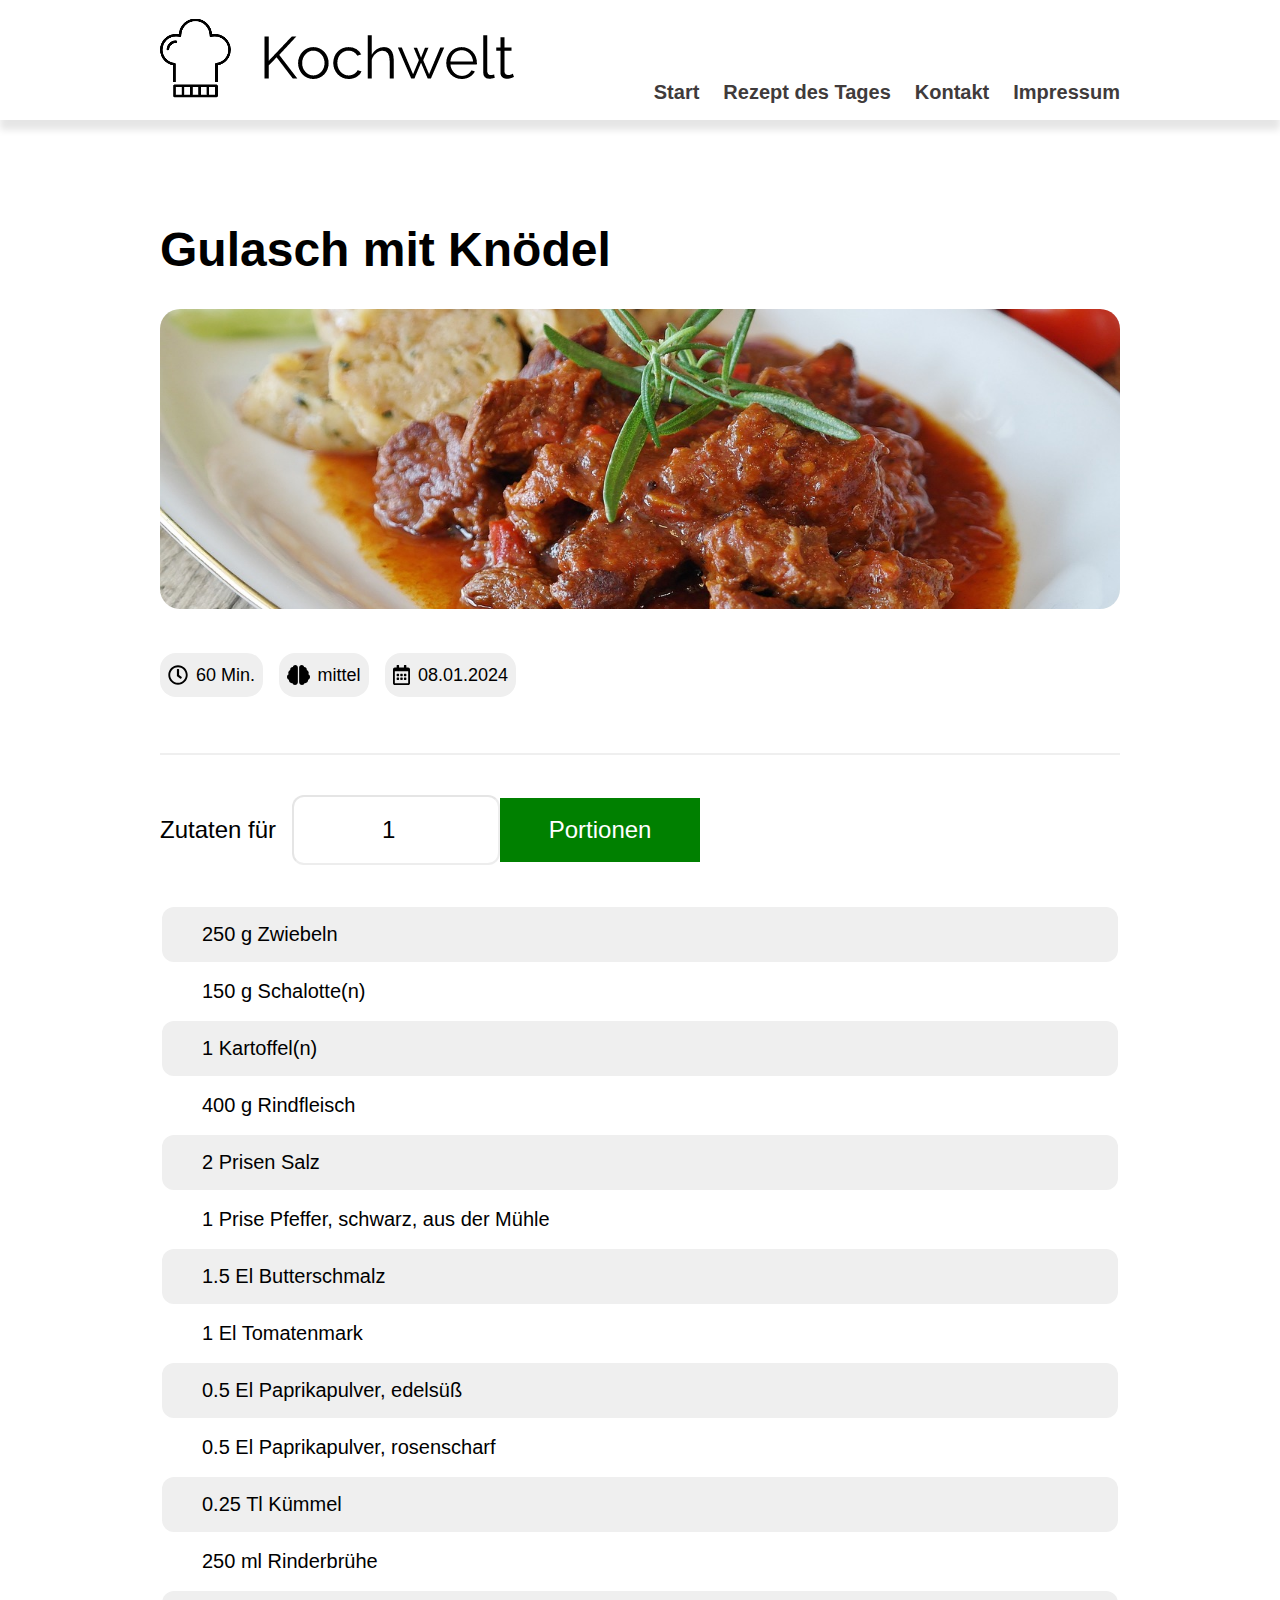
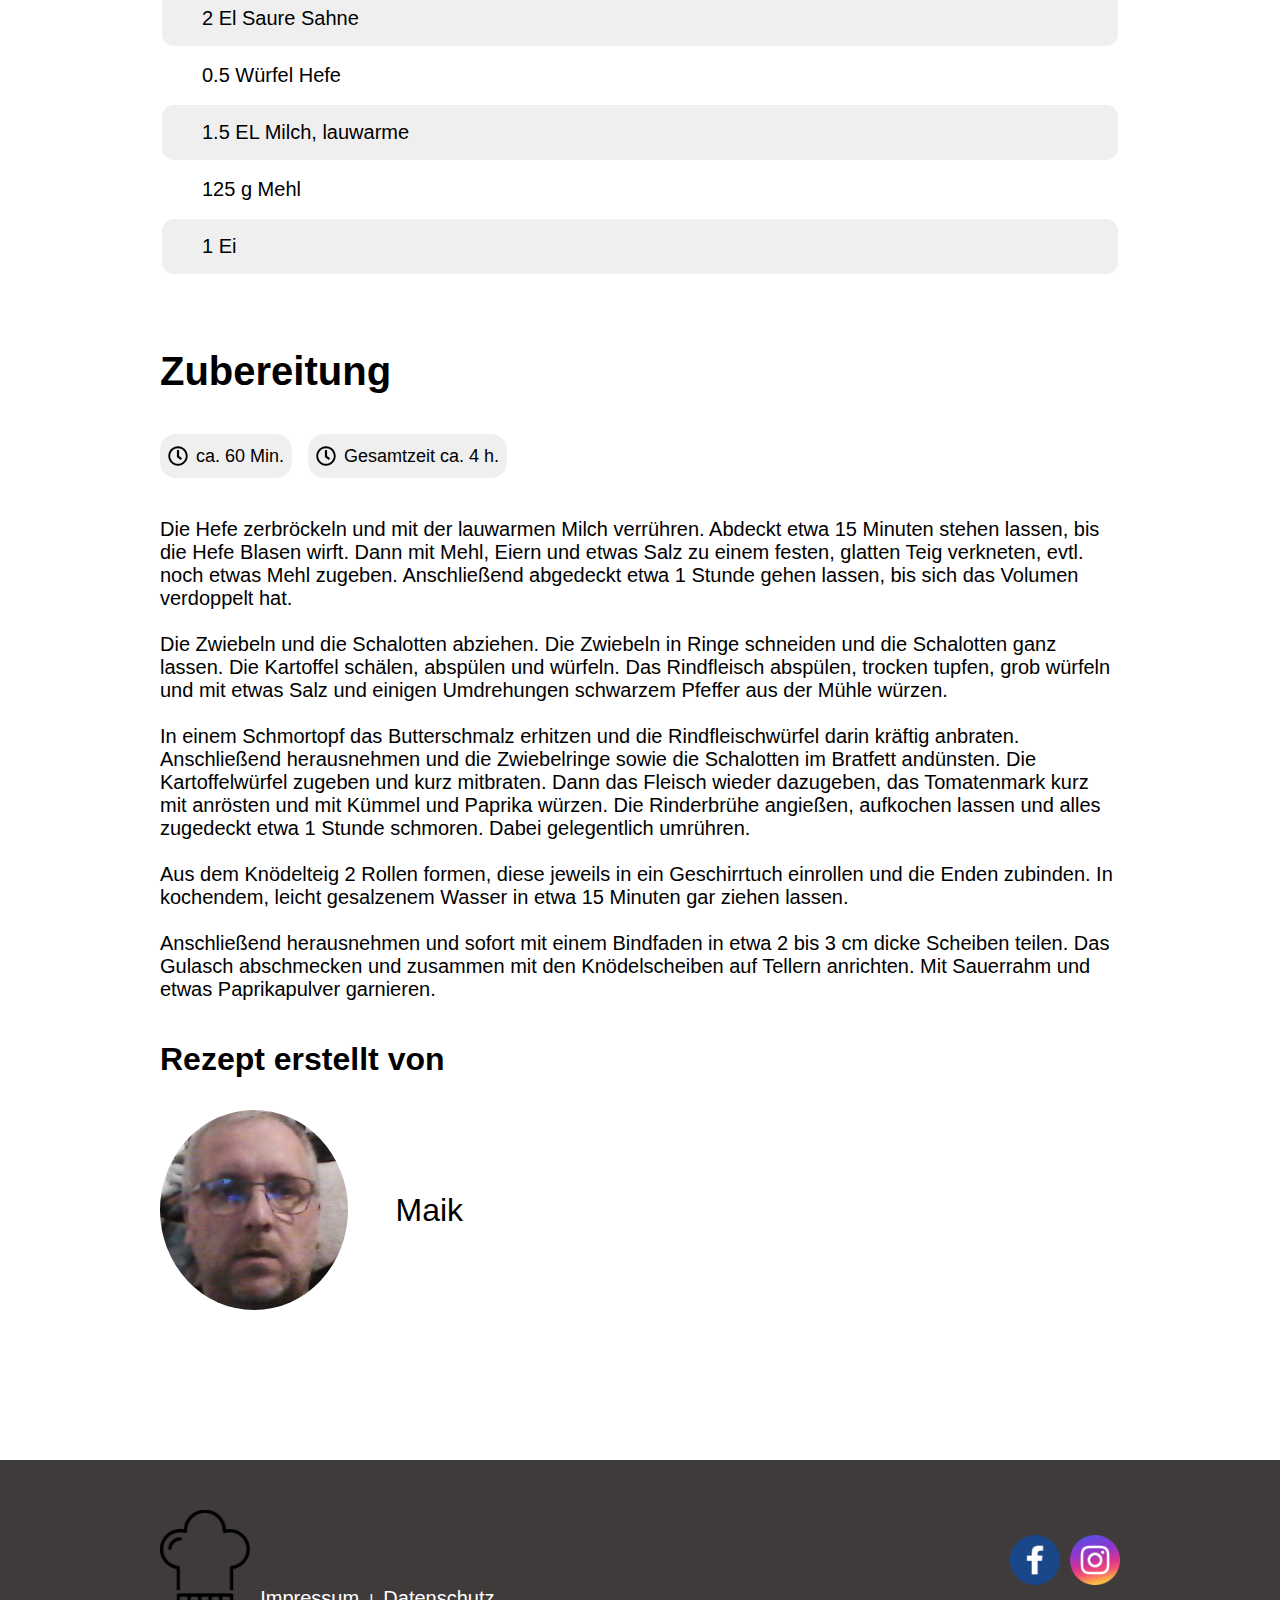
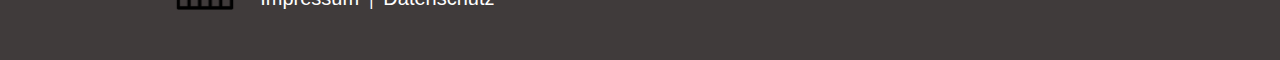
<file: rezept_gulaschb.html>
<!DOCTYPE html>
<html lang="en">
  <head>
    <meta charset="UTF-8" />
    <meta name="viewport" content="width=device-width, initial-scale=1.0" />
    <title>Rezept_Gulasch</title>
    <link rel="stylesheet" href="./css/rezept_gulaschb.css" />
    <link rel="stylesheet" href="./css/head.css" />
    <link rel="stylesheet" href="./css/foot.css" />
    <script src="./js/gulasch.js"></script>
    <link rel="icon" type="image/x-icon" href="./img/logo_small.png" />
  </head>
  <body onload="includeHTML(); loadItems()">
    <header w3-include-html="./templates/header.html"></header>
    <section>
      <h1>Gulasch mit Knödel</h1>
      <img id="mainpic" src="./img/gulasch.jpg" alt="Bulgogibild" />
      <div class="miniboxcontainer">
        <div class="minibox">
          <img src="./img/clock-regular.svg" alt="Uhricon" />
          <span>60&nbspMin.</span>
        </div>
        <div class="minibox">
          <img src="./img/brain-solid.svg" alt="Gehirnicon" />
          <span>mittel</span>
        </div>
        <div class="minibox">
          <img src="./img/calendar-alt-regular.svg" alt="Kalendericon" />
          <span>08.01.2024</span>
        </div>
      </div>
      <div class="divider"></div>
    </section>
    <main>
      <div id="portionencontainer">
        <form onsubmit="event.preventDefault()">
          <label for="portionen">Zutaten für</label>
          <input
            id="portionen"
            min="1"
            max="20"
            type="number"
            step="1"
            value="1"  
            required          
          />
          <button type="submit" onclick="calcItems()" class="kbutton">
            Portionen
          </button>
        </form>
      </div>
      <table>
        <tbody id="itemtable"></tbody>
      </table>
    </main>
    <section>
      <h2>Zubereitung</h2>
      <div class="miniboxcontainer">
        <div class="minibox">
          <img src="./img/clock-regular.svg" alt="Uhricon" />
          <span>ca.&nbsp60&nbspMin.</span>
        </div>
        <div class="minibox">
          <img src="./img/clock-regular.svg" alt="Uhricon" />
          <span>Gesamtzeit&nbspca.&nbsp4&nbsph.</span>
        </div>
      </div>
      <p>
        Die Hefe zerbröckeln und mit der lauwarmen Milch verrühren. Abdeckt etwa 15 Minuten stehen lassen, bis die Hefe Blasen wirft. 
      Dann mit Mehl, Eiern und etwas Salz zu einem festen, glatten Teig verkneten, evtl. noch etwas Mehl zugeben. 
      Anschließend abgedeckt etwa 1 Stunde gehen lassen, bis sich das Volumen verdoppelt hat.
      <br><br>
      Die Zwiebeln und die Schalotten abziehen. Die Zwiebeln in Ringe schneiden und die Schalotten ganz lassen. 
      Die Kartoffel schälen, abspülen und würfeln. Das Rindfleisch abspülen, trocken tupfen, 
      grob würfeln und mit etwas Salz und einigen Umdrehungen schwarzem Pfeffer aus der Mühle würzen.
      <br><br>
      In einem Schmortopf das Butterschmalz erhitzen und die Rindfleischwürfel darin kräftig anbraten. 
      Anschließend herausnehmen und die Zwiebelringe sowie die Schalotten im Bratfett andünsten. Die Kartoffelwürfel zugeben und kurz mitbraten. 
      Dann das Fleisch wieder dazugeben, das Tomatenmark kurz mit anrösten und mit Kümmel und Paprika würzen. 
      Die Rinderbrühe angießen, aufkochen lassen und alles zugedeckt etwa 1 Stunde schmoren. Dabei gelegentlich umrühren.
      <br><br>
      Aus dem Knödelteig 2 Rollen formen, diese jeweils in ein Geschirrtuch einrollen und die Enden zubinden. In kochendem, 
      leicht gesalzenem Wasser in etwa 15 Minuten gar ziehen lassen.
      <br><br>
      Anschließend herausnehmen und sofort mit einem Bindfaden in etwa 2 bis 3 cm dicke Scheiben teilen. 
      Das Gulasch abschmecken und zusammen mit den Knödelscheiben auf Tellern anrichten. Mit Sauerrahm und etwas Paprikapulver garnieren.
      </p>
      <h3>Rezept&nbsperstellt&nbspvon</h3>
      <div id="mycontainer">
        <img src="./img/foto_kontakt.jpg" alt="Jörgs Bild" />
        <span>Maik</span>
      </div>
    </section>
    <footer w3-include-html="./templates/footer.html"></footer>
  </body>
</html>
</file>
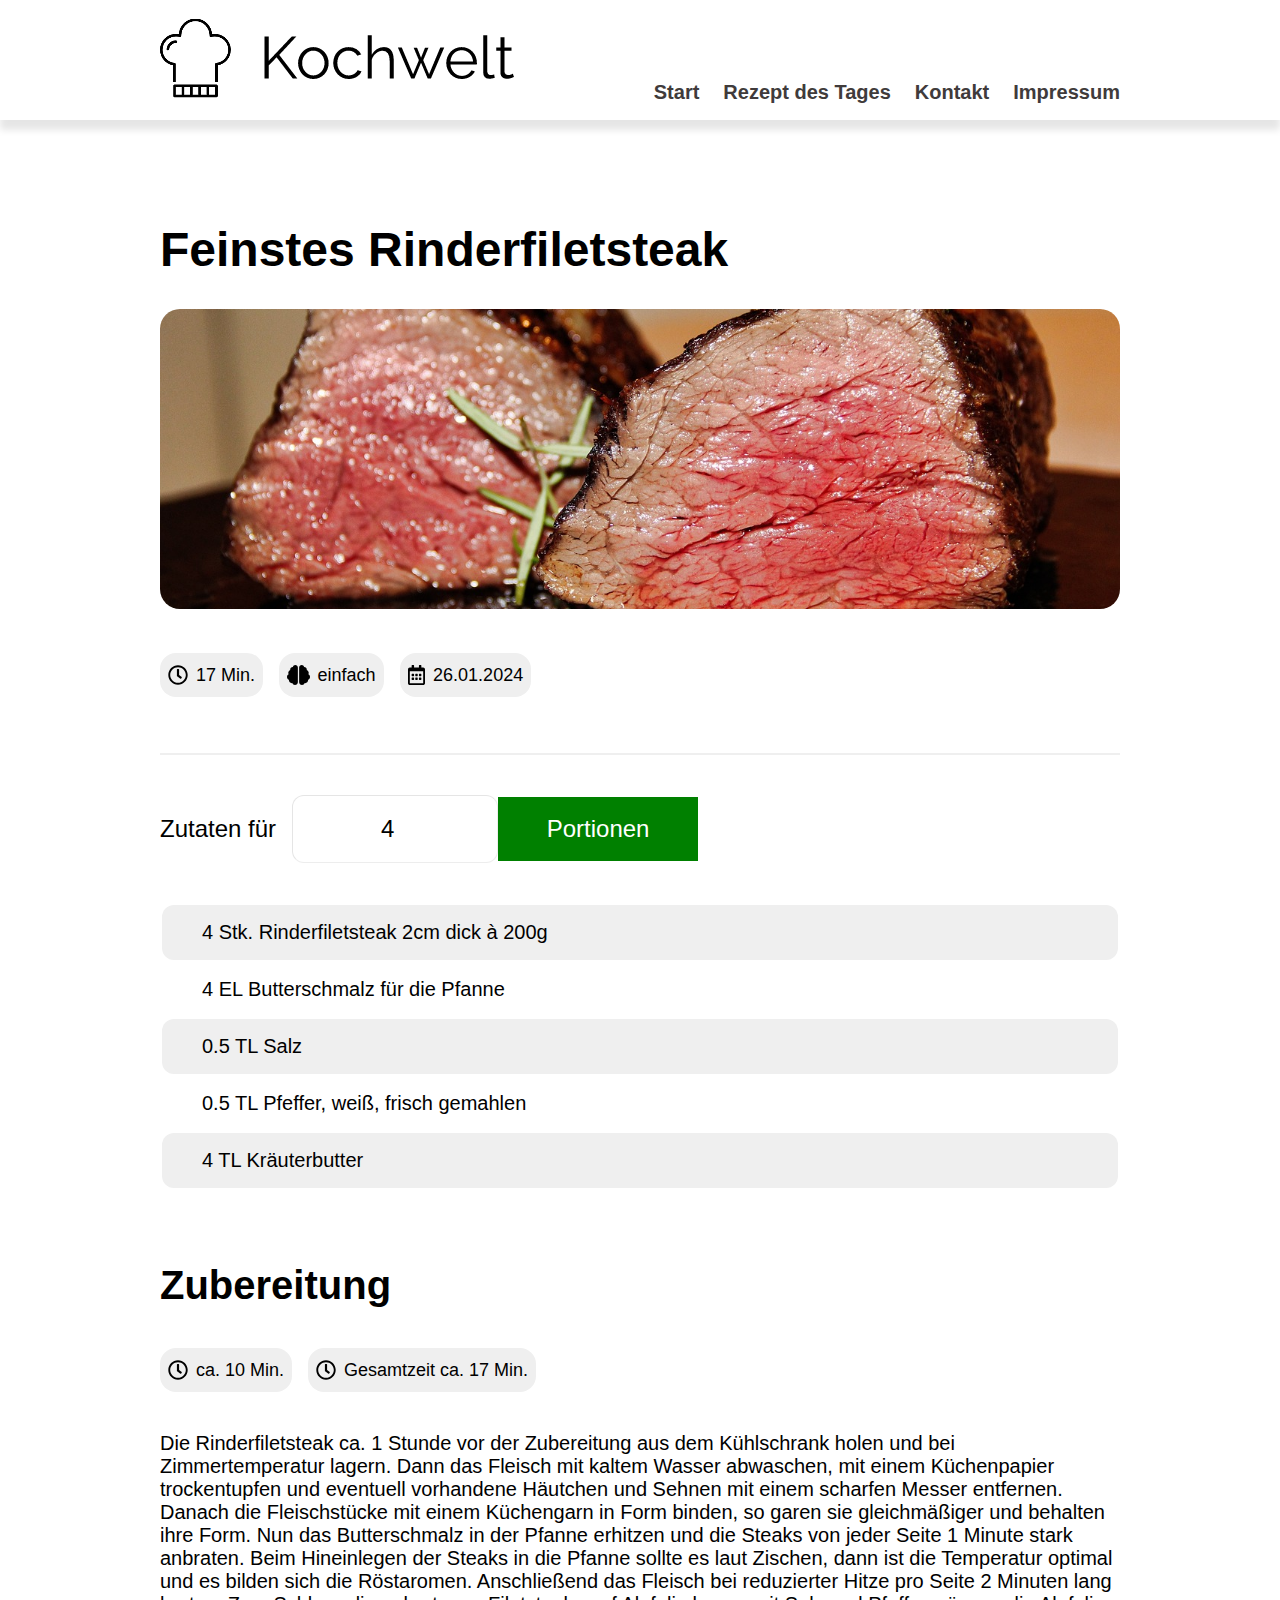
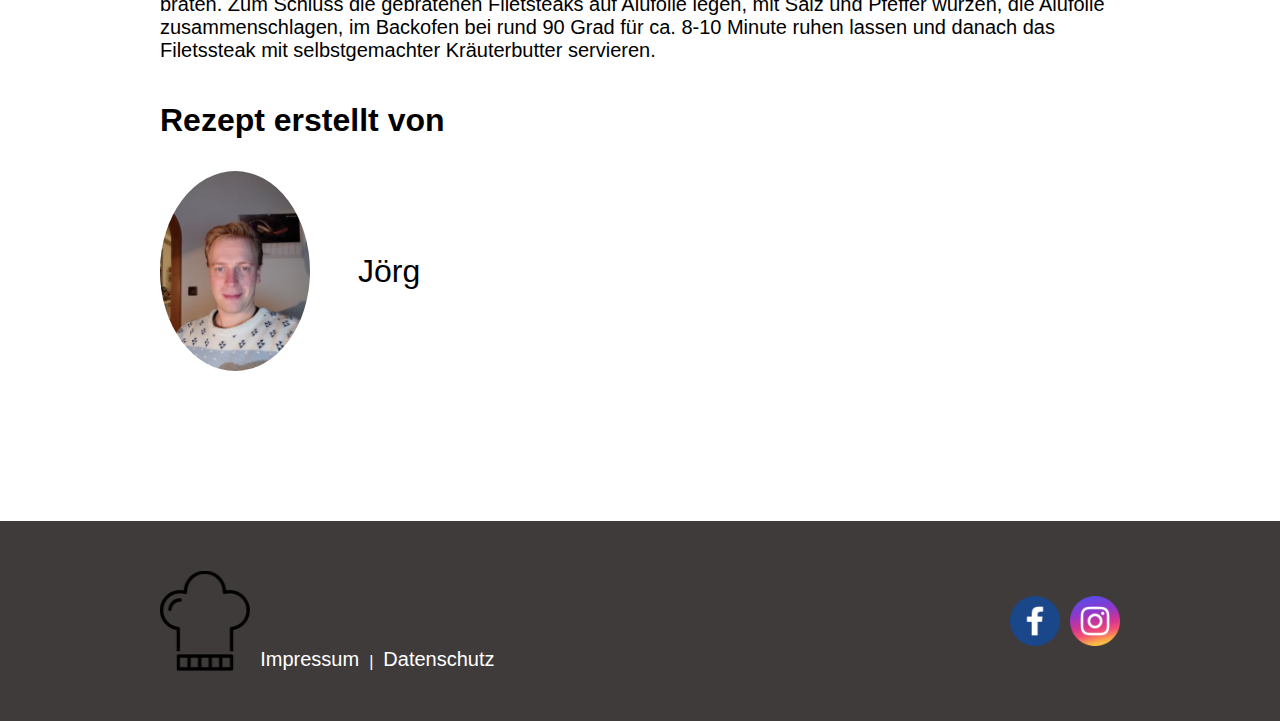
<file: steak.html>
<!DOCTYPE html>
<html lang="en">
  <head>
    <meta charset="UTF-8" />
    <meta name="viewport" content="width=device-width, initial-scale=1.0" />
    <title>Rezept des Tages</title>
    <link rel="stylesheet" href="./css/rezepte.css" />
    <link rel="stylesheet" href="./css/head.css" />
    <link rel="stylesheet" href="./css/foot.css" />
    <script src="./js/steak.js"></script>
    <link rel="icon" type="image/x-icon" href="./img/logo_small.png" />
  </head>
  <body onload="includeHTML(); loadItems()">
    <header w3-include-html="./templates/header.html"></header>
    <section>
      <h1>Feinstes Rinderfiletsteak</h1>
      <img id="mainpic" src="./img/steak.jpg" alt="Bulgogibild" />
      <div class="miniboxcontainer">
        <div class="minibox">
          <img src="./img/clock-regular.svg" alt="Uhricon" />
          <span>17&nbspMin.</span>
        </div>
        <div class="minibox">
          <img src="./img/brain-solid.svg" alt="Gehirnicon" />
          <span>einfach</span>
        </div>
        <div class="minibox">
          <img src="./img/calendar-alt-regular.svg" alt="Kalendericon" />
          <span>26.01.2024</span>
        </div>
      </div>
      <div class="divider"></div>
    </section>
    <main>
      <div id="portionencontainer">
        <form onsubmit="event.preventDefault()">
          <label for="portionen">Zutaten für</label>
          <input
            id="portionen"
            min="1"
            max="20"
            type="number"
            step="1"
            value="4"
            required
          />
          <button type="submit" onclick="calcItems()" class="kbutton">
            Portionen
          </button>
        </form>
      </div>
      <table>
        <tbody id="itemtable"></tbody>
      </table>
    </main>
    <section>
      <h2>Zubereitung</h2>
      <div class="miniboxcontainer">
        <div class="minibox">
          <img src="./img/clock-regular.svg" alt="Uhricon" />
          <span>ca.&nbsp10&nbspMin.</span>
        </div>
        <div class="minibox">
          <img src="./img/clock-regular.svg" alt="Uhricon" />
          <span>Gesamtzeit&nbspca.&nbsp17&nbspMin.</span>
        </div>
      </div>
      <p>
        Die Rinderfiletsteak ca. 1 Stunde vor der Zubereitung aus dem
        Kühlschrank holen und bei Zimmertemperatur lagern. Dann das Fleisch mit
        kaltem Wasser abwaschen, mit einem Küchenpapier trockentupfen und
        eventuell vorhandene Häutchen und Sehnen mit einem scharfen Messer
        entfernen. Danach die Fleischstücke mit einem Küchengarn in Form binden,
        so garen sie gleichmäßiger und behalten ihre Form. Nun das Butterschmalz
        in der Pfanne erhitzen und die Steaks von jeder Seite 1 Minute stark
        anbraten. Beim Hineinlegen der Steaks in die Pfanne sollte es laut
        Zischen, dann ist die Temperatur optimal und es bilden sich die
        Röstaromen. Anschließend das Fleisch bei reduzierter Hitze pro Seite 2
        Minuten lang braten. Zum Schluss die gebratenen Filetsteaks auf Alufolie
        legen, mit Salz und Pfeffer würzen, die Alufolie zusammenschlagen, im
        Backofen bei rund 90 Grad für ca. 8-10 Minute ruhen lassen und danach
        das Filetssteak mit selbstgemachter Kräuterbutter servieren.
      </p>
      <h3>Rezept&nbsperstellt&nbspvon</h3>
      <div id="mycontainer">
        <img src="./img/mypic.jpg" alt="Jörgs Bild" />
        <span>Jörg</span>
      </div>
    </section>
    <footer w3-include-html="./templates/footer.html"></footer>
  </body>
</html>
</file>
<file: css/pstyle.css>
@font-face {
    font-family: "Raleway-Regular";
    src: url('./font/Raleway-Regular.ttf');
    font-family: "Raleway-Bold";
    src: url(./font/Raleway-Bold.ttf);
}
body {
    margin: 0 auto;
    font-family: "Raleway-Regular", sans-serif;
}
.first-section {
    padding-left: 160px;
    margin-top: 80px;
    display: flex;
    gap: 25px;
}
.first-section img {
    border-radius: 5px;
    object-fit: cover;
    max-width: 100%;
    aspect-ratio: 3/2;
}
.salad-text {
    padding-right: 160px;
}
.salad-text p {
    text-align: left;
    padding-right: 160px;
}
h1 {
    font-family: "bolt";
    font-weight: 800;
    font-size: 48px;
    margin-block-start: 0;
    margin-block-end: 0;
    margin-bottom: 16px;
}
button {
    margin-top: 80px;
    padding-top: 8px;
    padding-bottom: 8px;
    padding-left: 40px;
    padding-right: 40px;
    background-color: #008001;
    border-width: 0;
    color: white;
    cursor: pointer;
}
button:hover {
    background-color:rgb(0, 200, 0);
}
.foodlink {
    text-decoration: none;
    color: black;
}
.foodlink:hover {
    text-decoration: underline;
}
.second-section {
    display: flex;
    flex-direction: column;
    background-color: #EFEFEF;
    padding-top: 20px;
    margin-top: 60px;
    padding-left: 160px;
    padding-right: 160px;
}
.recipe-section {
    display: flex;
    justify-content: center;
}
.img-recipes {
    width: 200px;
    border-radius: 5px;
    object-fit: cover;
    aspect-ratio: 1/1;
}
.recipe {
    display: flex;
    justify-content: space-between;
    flex-direction: row;
    padding-top: 30px;
    padding-bottom: 70px;
}
p {
    margin-block-start: 0;
    margin-block-end: 0;
    text-align: center;
    font-size: 18px;
    
}
.wok {
    text-align: center;
    padding-top: 30px;
}
.difference img {
    max-height: 200px;
    border-radius: 5px;
    object-fit: cover;
    aspect-ratio: 1 / 1;
}
.difference {
    padding-left: 160px;
    padding-right: 160px;
    padding-top: 20px;
    text-align: left;
    display: flex;
    gap: 25px;
}

@media (min-width: 1900px) {
    body {        
        width: 1900px;       
    }
}

@media(max-width:1070px) {
.difference {
    flex-direction: column-reverse;
    align-items: center;
  }
}
@media(max-width:1250px) {
.first-section {
    padding-left: 40px;
}
.salad-text {
    padding-right: 40px;
}
.second-section {
    padding-left: 40px;
    padding-right: 40px;
}
.difference {
    padding-left: 40px;
    padding-right: 40px;
}
}
@media(max-width:650px) {
p {
    text-align: center;
}
.salad-text {
    padding: 0;
}
.wok {
    padding: 5px;
}
}
@media(max-width:850px) {
.recipe {
    flex-direction: column;
    align-items: center;
    gap: 16px;
}
.first-section {
    flex-direction: column;
    padding: 0;
}
h1 {
    text-align: center;
    font-size: 40px;
}
.first-section img {
    max-width: 80%;
}
.salad {
    display: flex;
    justify-content: center;
}
.salad-text {
    display: flex;
    flex-direction: column;
    align-items: center;
}
.salad-text p{
    text-align: center;
    padding: 10px;
}
button {
    margin-top: 20px;
}
}
</file>
<file: css/head.css>
header {
    display:flex;
    align-items: center;
    justify-content: space-between;
    padding-left: 160px;
    padding-right:160px;    
    height:120px;
    box-shadow: 0px 10px 7px 0px rgba(0,0,0,0.1);    
    margin-bottom:102px;
}
#kochweltshort {
    display:none;
}
nav {
    display: flex;
    align-self: flex-end;
    gap: 24px;    
    padding-bottom: 16px;
}

nav a {
    text-decoration: none;
    color: rgb(64,59,59);
    font-size: 20px;
    font-weight: 600;
}
#burgericon {
    height:80px;
    display:none;
}
#burgermenu {
    position:absolute;
    top:120px;
    left:calc(100vw - 320px);
    width:303px; 
    height:0;  
        
    border-radius:24px;
    background-color:white;
    box-shadow: 0px 10px 7px 0px rgba(0,0,0,0.1);
    overflow-x:hidden;
    overflow-y:hidden;
    
}

#burgermenu a {
    display: block;
    text-decoration: none;
    color: rgb(64,59,59);
    font-size: 20px;
    font-weight: 600;
    padding-left:80px;
    padding-top:12px;
    padding-bottom:12px;
    
    
}
#burgermenu a:hover {
    color: rgb(0,128,0); 
}

.burgerdivider {
    height:1px;
    background-color: rgb(0,128,0); 
    position:absolute;
    left:32px;
    right:32px;
}

nav a:hover {
    text-decoration: underline;
    text-decoration-thickness: 6px;
    text-underline-offset: 16px;
    color: rgb(0,128,0); 
}

@media (max-width:1204px) {
    nav a {
        display:none;
    }
    #burgericon {
        display:flex !important;        
    }    
}
@media (min-width:1205px) {
    #burgermenu {
        display:none;
    }
}

@media (max-width:817px) {
    
    #kochweltlong {
        display:none; 
    }
    #kochweltshort {
        display:inline;
        height:80px;
    }
      
}

@media (max-width:650px) {
    header {
        padding:0;
        justify-content: space-evenly;
        margin-bottom: 54px;
    }
}
</file>
<file: css/foot.css>
@font-face {
  font-family: "Raleway-Regular";
  src: url('./font/Raleway-Regular.ttf');
  font-family: "Raleway-Bold";
  src: url(./font/Raleway-Bold.ttf);
}

  



footer {
  margin-top: 50px;
  padding-left: 160px;
  padding-right: 160px;
  background-color: #403b3b;
  height: 200px;
  display: flex;
  justify-content: space-between;
  align-items: center;
  font-family: "Raleway-Regular", sans-serif;
}
.footer-logo img {
  height: 100px;
  background-size: cover;
}
.footer-logo {
  color: white;
  display: flex;
  align-items: end;
  gap: 10px;
}
footer a {
  color: white;
  font-size: 20px;
  text-decoration: none;
}
footer a:hover {
  text-decoration: underline;
}
.social {
  height: 50px; 
  display: flex;
  gap: 10px;
}
.social img {
  height: 50px;
}
@media (max-width: 800px) {
  footer {
    padding-top: 30px;
    flex-direction: column;
    justify-content: space-evenly;
  }
  .social img {
    height: 50px;
  }
  .social  {
    gap: 30px;
  }
}
@media (max-width: 650px) {
  .footer-logo img {
    display: none;
  }
  .social img {
    height: 40px;
  }
  .social {
    gap: 30px;
  }
}
@media (max-width: 450px) {
  footer {
    padding-left: 50px;
    padding-right: 50px;
  }
}
</file>
<file: css/datenschutz.css>
@font-face {
    font-family: "Raleway-Regular";
    src: url('./font/Raleway-Regular.ttf');
    font-family: "Raleway-Bold";
    src: url(./font/Raleway-Bold.ttf);
}
body {
    margin: 0 auto;
    font-family: "Raleway-Regular", sans-serif;
    height:100%;
}

/*Datenschutzerklärung Content*/
.datenschutzerklärung_content{
    padding-left: 160px;
    padding-right: 160px;
    padding-top: 0px;
    padding-bottom: 100px;
    font-family: 'Alegreya';
    font-style: normal;
    font-weight: 700;
}

/*Datenschutzerklärung*/
.datenschutzerklärung h1{
    margin: 0;
    padding-bottom: 20px;
}

.datenschutzerklärung p{
    margin: 0;
    line-height: 2;
}

/*Betroffenenrecht*/
.betroffenenrechte h2{
    margin: 0;
    padding-top: 30px;
    padding-bottom: 20px;
}

.betroffenenrechte p{
    margin: 0;
    padding-bottom: 10px;
}

.betroffenenrechte ul{
    margin: 0;
    padding-bottom: 10px;
}

/*allgemeine Information*/
.allgemeine_information h2{
    margin: 0;
    padding-top: 20px;
    padding-bottom: 20px;
}

.allgemeine_information h3{
    margin: 0;
    padding-top: 10px;
    padding-bottom: 15px;
}

.allgemeine_information p{
    margin: 0;
    padding-bottom: 10px;
}

.allgemeine_information ul{
    margin: 0;
    padding-bottom: 10px;
}

/*Cookies*/
.cookies h2{
    margin: 0;
    padding-top: 20px;
    padding-bottom: 20px;
}

.cookies h3{
    margin: 0;
    padding-top: 10px;
    padding-bottom: 15px;
}

.cookies p{
    margin: 0;
    padding-bottom: 10px;
}

.cookies ul{
    margin: 0;
    padding-bottom: 10px;
}

/*Kontakt*/
.kontakt h2{
    margin: 0;
    padding-top: 20px;
    padding-bottom: 20px;
}

.kontakt h3{
    margin: 0;
    padding-top: 10px;
    padding-bottom: 15px;
}

.kontakt p{
    margin: 0;
    padding-bottom: 10px;
}

/*Webfonts*/
.webfonts h2{
    margin: 0;
    padding-top: 20px;
    padding-bottom: 20px;
}

.webfonts p{
    margin: 0;
    padding-bottom: 10px;
}

/*Google Maps*/
.google_maps h2{
    margin: 0;
    padding-top: 20px;
    padding-bottom: 20px;
}

.google_maps h3{
    margin: 0;
    padding-top: 10px;
    padding-bottom: 15px;
}

.google_maps p{
    margin: 0;
    padding-bottom: 10px;
}

/*Widerspruchsrecht*/
.widerspruchsrecht h2{
    margin: 0;
    padding-top: 20px;
    padding-bottom: 20px;
}

.widerspruchsrecht h3{
    margin: 0;
    padding-top: 10px;
    padding-bottom: 15px;
}

.widerspruchsrecht p{
    margin: 0;
    padding-bottom: 10px;
}

/*datenschutzbestimmung*/
.datenschutzbestimmung h2{
    margin: 0;
    padding-top: 20px;
    padding-bottom: 20px;
}

.datenschutzbestimmung p{
    margin: 0;
    padding-bottom: 10px;
}

/*datenschutzbeauftragten*/
.datenschutzbeauftragten h2{
    margin: 0;
    padding-top: 20px;
    padding-bottom: 20px;
}

.datenschutzbeauftragten p{
    margin: 0;
    padding-bottom: 10px;
}

@media (min-width: 1900px) {
    body {        
        width: 1900px;       
    }
}
/*Impressum Responsiv*/
@media(max-width: 600px) {
    .betroffenenrechte a{
        word-wrap: break-word;
    }
}

@media(max-width: 530px) {
    .datenschutzerklärung_content {
        padding-left: 30px;
        padding-right: 30px;
    }

    .betroffenenrechte a{
        word-wrap: break-word;
    }
}

@media(max-width: 530px) {
    .cookies ul {
        word-wrap: break-word
    }
}

@media(max-width: 360px) {
    .webfonts a{
        word-wrap: break-word
    }

    h1{
        font-size: 24px;
    }

    h2{
        font-size: 18px;
    }
}
</file>
<file: css/impressum.css>
@font-face {
    font-family: "Raleway-Regular";
    src: url('./font/Raleway-Regular.ttf');
    font-family: "Raleway-Bold";
    src: url(./font/Raleway-Bold.ttf);
}
body {
    margin: 0 auto;
    font-family: "Raleway-Regular", sans-serif;
    height:100%;
}

#maincontainer {
    display: flex;
    flex-direction: column;
    height: 100vh;
}
/*Impressum*/
.impressum{
    padding-left: 160px;
    padding-right: 160px;  
    flex-grow: 1;  
}

.impressum h1{
    font-size: 40px;
    margin: 0;
    padding-bottom: 50px;
}

.anschrift {
    display: flex;
    gap:24px;
}
.anschrift h2{
    margin: 0;
    padding-bottom: 20px;
    font-size: 24px;
}

.anschrift p{
    margin: 0;
    padding-bottom: 40px;
}

.kontakt h2{
    margin: 0;
    padding-bottom: 20px;
    font-size: 24px;
}

.kontakt p{
    margin: 0;
    padding-bottom: 40px;
}

@media (min-width: 1900px) {
    body {        
        width: 1900px;       
    }
}

/*Impressum Responsiv*/
@media(max-width: 670px) {
    .impressum {
        padding-left: 40px;
        padding-right: 40px;
    }

    .impressum h1 {
        font-size: 35px;
    }

    .anschrift h2 {
        font-size: 20px;
    }

    .kontakt h2 {
        font-size: 20px;
    }

    .kontakt p{
        font-size: 12px;
    }

    .anschrift {
        flex-direction: column;
    }
}
</file>
<file: css/mstyle.css>
/*body*/
@font-face {
    font-family: 'Raleway';
    src: url(./font/Raleway-Regular.ttf);
    font-family: "bolt";
    src: url(./font/Raleway-Bold.ttf);
}
body {
    margin: 0 auto;
    font-family: 'Raleway', sans-serif;
}



/*Kontakt-Container*/
.kontakt{
    display: flex;
    justify-content: space-evenly;
}

/*Kontaktformuler*/
.kontaktformular{
    width: 600px;
    padding-top: 50px;
    padding-bottom: 50px;
    background-color: #EFEFEF;
    margin-top: 0px;
    margin-bottom: 100px;
    border-color: #383636;
    border-width: 1px;
    border-style: solid;
    box-shadow: 1px 1px 10px gray;
}

/*formular*/
form{
    padding-left: 50px;
    padding-right: 50px;
}

/*Anrede*/
.anrede{
    display: flex;
    flex-direction: column;
    padding-bottom: 10px;
}

.geschlecht{
    padding-bottom: 30px;
}

/*Vorname*/
.vorname{
    display: flex;
    flex-direction: column;
    padding-bottom: 10px;
}

.vorname_input{
    padding-bottom: 30px;
}

.vorname_input input{
    width: 170px;
}

/*Name*/
.name{
    display: flex;
    flex-direction: column;
    padding-bottom: 10px;
}

.name_input{
    padding-bottom: 30px;
}

.name_input input{
    width: 170px;
}

/*E-Mail*/
.email{
    display: flex;
    flex-direction: column;
    padding-bottom: 10px;
    padding-top: 30px;
}

.email_input{
    padding-bottom: 30px;
}

.email_input input{
    width: 170px;
}

/*Betreff*/
.betreff{
    display: flex;
    flex-direction: column;
    padding-bottom: 10px;
}

.betreff_textarea textarea{
    width: 100%;
}

/*Nachricht*/
.nachricht{
    width: 100%;
    padding-bottom: 30px;
}

/*Button*/
.button{
    margin-top: 80px;
    padding-top: 8px;
    padding-bottom: 8px;
    padding-left: 40px;
    padding-right: 40px;
    background-color: #008001;
    border-width: 0;
    color: white;
    cursor: pointer;
}

button:hover {
    background-color:rgb(0, 200, 0);
}

/*Foto*/
.foto_anschrift{
    display: flex;
    justify-content: space-around;
}

/*Maps*/


.anschrift_anfahrt iframe{
    padding-top: 100px;
    width: 400px;
    height: 300px;
}

/*Anschrift*/
.anschrift{
    line-height: 1.3;
    font-weight: bold;
    padding-top: 40px;
}

.anschrift p{
    margin: 0;
}

/*Foto*/
.foto img{
    width: 150px;
}

@media (min-width: 1900px) {
    body {        
        width: 1900px;       
    }
}

/*Responsiv Kontakt*/
@media(max-width: 1100px) {
    /*Kontaktformuler*/
    .kontaktformular{
        width: 450px;
    }

    .anschrift_anfahrt {
        padding-top: 100px;
    }

    .anschrift{
        padding-bottom: 50px;
    }

    /*Foto*/
    .foto img{
        width: 100px;
    }

    /*Foto*/
    .foto_anschrift{
        display: block;
    }

    /*Maps*/
    .anschrift_anfahrt iframe{
        padding-top: 80px;
        width: 300px;
        height: 200px;
    }
}

@media(max-width: 860px) {
    .kontakt {
        display: grid;
        justify-content: space-around;
    }

    .kontaktformular {
        margin-bottom: 0px;
    }

    .anschrift_anfahrt {
        padding-top: 0px;
        text-align: center;
    }

    .anschrift_anfahrt iframe {
        padding-bottom: 50px;
    }
}

@media(max-width: 500px) {
     /*Kontaktformuler*/
     .kontaktformular{
        width: 300px;
    }

    .nachricht{
        font-size: 12px;
    }

    .button{
        font-size: 12px;
    }
}

@media(max-width: 320px) {
    /*Kontaktformuler*/
    .kontaktformular{
       width: 250px;
   }

   .anschrift_anfahrt iframe {
        width: 200px;
   }
}
</file>
<file: css/mail_gesendet.css>
@font-face {
    font-family: "Raleway-Regular";
    src: url('./font/Raleway-Regular.ttf');
    font-family: "Raleway-Bold";
    src: url(./font/Raleway-Bold.ttf);
}
body {
    margin: 0 auto;
    font-family: "Raleway-Regular", sans-serif;
    height:100%;    
}

#maincontainer {
    display:flex;
    flex-direction: column;
    height: 100vh;    
}

main {
    display:flex;
    justify-content: center;
    align-items: center;
    flex-grow: 1;
    padding-bottom: 100px;
}

/*E-Mail senden*/
.mail_gesendet{
    display: flex;
    justify-content: center;
    align-items: center;
    width: 50%;    
    background-color: #EFEFEF;           
    border-color: #383636;
    border-width: 3px;
    border-style: solid;
    border-radius: 20px;
}

.mail_gesendet h1{
    margin: 0;
    padding: 50px;
    text-align: center;
}
@media (min-width: 1900px) {
    body {        
        width: 1900px;       
    }
}
@media (max-width:450px) {
    .mail_gesendet {        
        width: 70%;
    }
}
</file>
<file: css/rezepte.css>
@font-face {
    font-family: "Raleway-Regular";
    src: url('./font/Raleway-Regular.ttf');
    font-family: "Raleway-Bold";
    src: url(./font/Raleway-Bold.ttf);
}
body {
    margin: 0 auto;
    font-family: "Raleway-Regular", sans-serif;
    height:100%;
}


section {
    padding-left: 160px;
    padding-right:160px;     
}
h1 {
    font-size: 48px;
}
#mainpic {
    width: 100%;
    border-radius: 20px;
    height: 300px;
    object-fit: cover;
}
.miniboxcontainer {
    display:flex;
    align-items: center;
    justify-content: flex-start;
    gap:16px;
    margin-top: 40px; 
    
}
.minibox {
    height:28px;
    padding:8px;
    background-color: rgb(239, 239, 239);
    border-radius: 16px;
    display:flex;
    align-items: center;
    gap:8px;
      
}
.minibox img {
    height:20px;
}
.minibox span {
    font-size: 18px;
}
.divider {
    height:2px;
    background-color: rgb(239, 239, 239);
    width:100%;
    margin-top:56px;
}
main {
    padding-left: 160px;
    padding-right:160px;  
    padding-top: 40px;
    padding-bottom: 40px;
}
main label {
    font-size: 24px;
    margin-right:16px;
}

form {
    display: flex;
    align-items: center;
}
#portionen {
    height: 64px;
    border-radius: 12px;
    border-color: rgba(0,0,0,0.1);
    font-size:24px;
    width:200px;
    text-align: center;
    border-width:1px;
    
}
#portionencontainer {
    margin-bottom:40px;
}
.kbutton {
    font-size:24px;
    width:200px;
    height:64px;
    border-collapse: collapse;
    border-width:0px;
    background-color: rgb(0,128,0);
    color:white;
    cursor: pointer;
}
.kbutton:hover {
    background-color:rgb(0, 200, 0);;
}
table {
    width:100%;       
}
table tr:nth-child(odd) {
    background-color: rgb(239, 239, 239);
}
td {
    border-radius: 12px;  
    padding:16px; 
    padding-left: 40px;
    font-size: 20px;
}
h2 {
    font-size: 40px;
}
p {
    font-size: 20px;
    margin-top: 40px;
    margin-bottom: 40px;
}
h3 {
    font-size: 32px;
}
#mycontainer {
    display:flex;
    align-items: center;
    gap:48px;
    padding-bottom: 100px;
}
#mycontainer span {
    font-size: 32px;
}

#mycontainer img {
    height:200px;
    border-radius:50%;
}
var {
   font-style: normal; 
}

@media (min-width: 1900px) {
    body {        
        width: 1900px;       
    }
}

@media (max-width:800px) {
    h1 {
        font-size: 40px;
        text-align: center;        
    }
    section, main {
        padding-left: 50px;
        padding-right: 50px;
        display: flex;
        flex-direction: column;
        align-items: center;
        justify-content: center;

    }
    form {
        padding: 0;
        gap: 8px;       
    }
    .miniboxcontainer {
        align-self: flex-start;
    }
 }



@media (max-width:680px) {
    .miniboxcontainer {
        gap:6px;
    }    
}

@media (max-width:886px) {
    form {
        display:flex;
        flex-direction: column;
        align-items: center;
    }
}

@media (max-width:450px) {
    
    section, main {
        padding-left: 10px;
        padding-right: 10px;
    }    
    h1 {
        align-self:center;
    }
    #mainpic {
        aspect-ratio: 1 / 1;
        height:100%;
    }
   
    .miniboxcontainer {
        gap:16px;
        flex-direction:column;
        align-self: center;
    }
    #mycontainer {
        gap:8px;
    }
    p {
        text-align: center;
    }
    
}
</file>
<file: css/rezept_gulaschb.css>
@font-face {
    font-family: "Raleway-Regular";
    src: url('./font/Raleway-Regular.ttf');
    font-family: "Raleway-Bold";
    src: url(./font/Raleway-Bold.ttf);
}
body {
    margin: 0 auto;
    font-family: "Raleway-Regular", sans-serif;
    height:100%;
}


section {
    padding-left: 160px;
    padding-right:160px;     
}
h1 {
    font-size: 48px;
}
#mainpic {
    width: 100%;
    border-radius: 20px;
    height: 300px;
    object-fit: cover;
}
.miniboxcontainer {
    display:flex;
    align-items: center;
    justify-content: flex-start;
    gap:16px;
    margin-top: 40px; 
    
}
.minibox {
    height:28px;
    padding:8px;
    background-color: rgb(239, 239, 239);
    border-radius: 16px;
    display:flex;
    align-items: center;
    gap:8px;
      
}
.minibox img {
    height:20px;
}
.minibox span {
    font-size: 18px;
}
.divider {
    height:2px;
    background-color: rgb(239, 239, 239);
    width:100%;
    margin-top:56px;
}
main {
    padding-left: 160px;
    padding-right:160px;  
    padding-top: 40px;
    padding-bottom: 40px;
}
main label {
    font-size: 24px;
    margin-right:16px;
}
form {
    display:flex;
    align-items: center;
}
#portionen {
    height: 64px;
    border-radius: 12px;
    border-color: rgba(0,0,0,0.1);
    font-size:24px;
    width:200px;
    text-align: center;
    
}
#portionencontainer {
    margin-bottom:40px;
}
.kbutton {
    font-size:24px;
    width:200px;
    height:64px;
    border-collapse: collapse;
    border-width:0px;
    background-color: rgb(0,128,0);
    color:white;
    cursor: pointer;
}
.kbutton:hover {
    background-color:rgb(0, 200, 0);;
}
table {
    width:100%;       
}
table tr:nth-child(odd) {
    background-color: rgb(239, 239, 239);
}
td {
    border-radius: 12px;  
    padding:16px; 
    padding-left: 40px;
    font-size: 20px;
}
h2 {
    font-size: 40px;
}
p {
    font-size: 20px;
    margin-top: 40px;
    margin-bottom: 40px;
}
h3 {
    font-size: 32px;
}
#mycontainer {
    display:flex;
    align-items: center;
    gap:48px;
    padding-bottom: 100px;
}
#mycontainer span {
    font-size: 32px;
}

#mycontainer img {
    height:200px;
    border-radius:50%;
}
var {
   font-style: normal; 
}

@media (min-width: 1900px) {
    body {        
        width: 1900px;       
    }
}

@media (max-width:800px) {
    h1 {
        font-size: 40px;
        text-align: center;        
    }
    section, main {
        padding-left: 50px;
        padding-right: 50px;
        display: flex;
        flex-direction: column;
        align-items: center;
        justify-content: center;

    }
    form {
        padding: 0;
        gap: 8px;       
    }
    .miniboxcontainer {
        align-self: flex-start;
    }
 }



@media (max-width:680px) {
    .miniboxcontainer {
        gap:6px;
    }    
}

@media (max-width:886px) {
    form {
        display:flex;
        flex-direction: column;
        align-items: center;
    }
}

@media (max-width:450px) {
    
    section, main {
        padding-left: 10px;
        padding-right: 10px;
    }    
    h1 {
        align-self:center;
    }
    #mainpic {
        aspect-ratio: 1 / 1;
        height:100%;
    }
   
    .miniboxcontainer {
        gap:16px;
        flex-direction:column;
        align-self: center;
    }
    #mycontainer {
        gap:8px;
    }

    p {
        text-align: center;
    }
    
}
</file>
